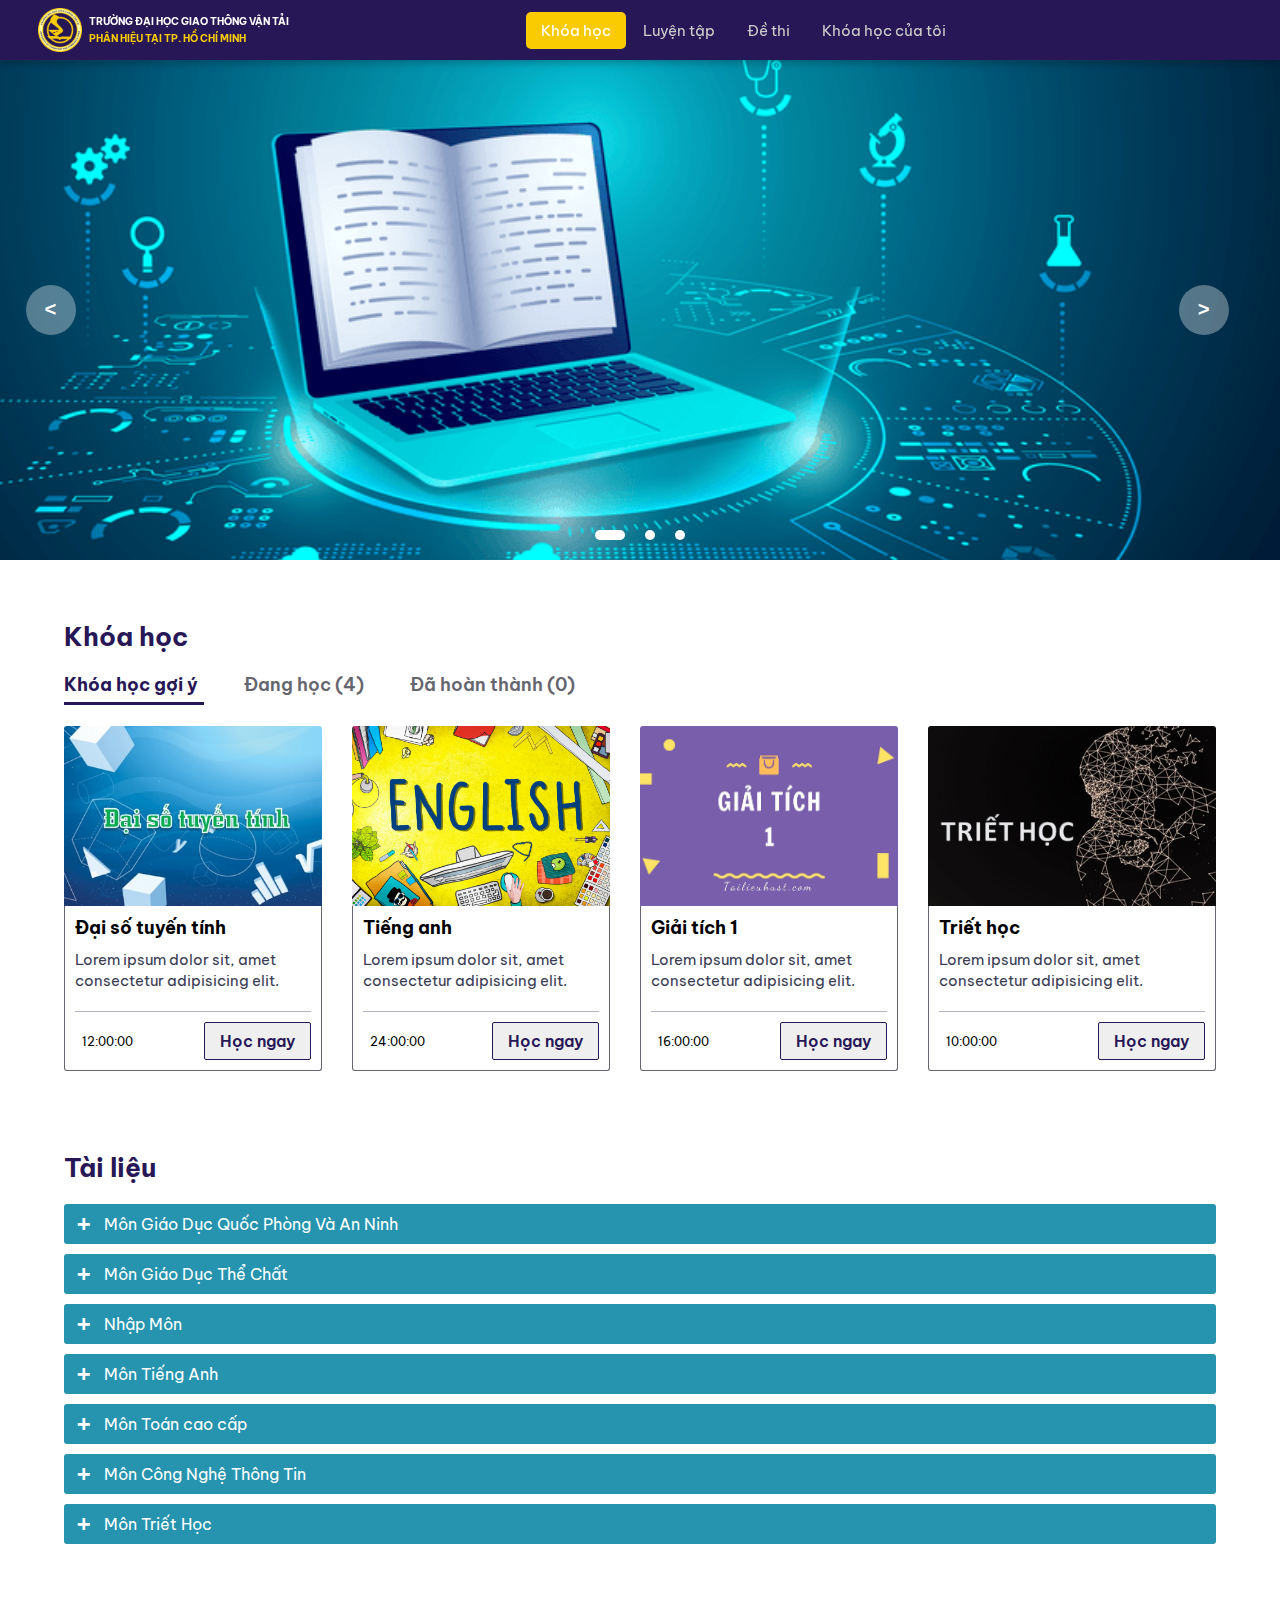
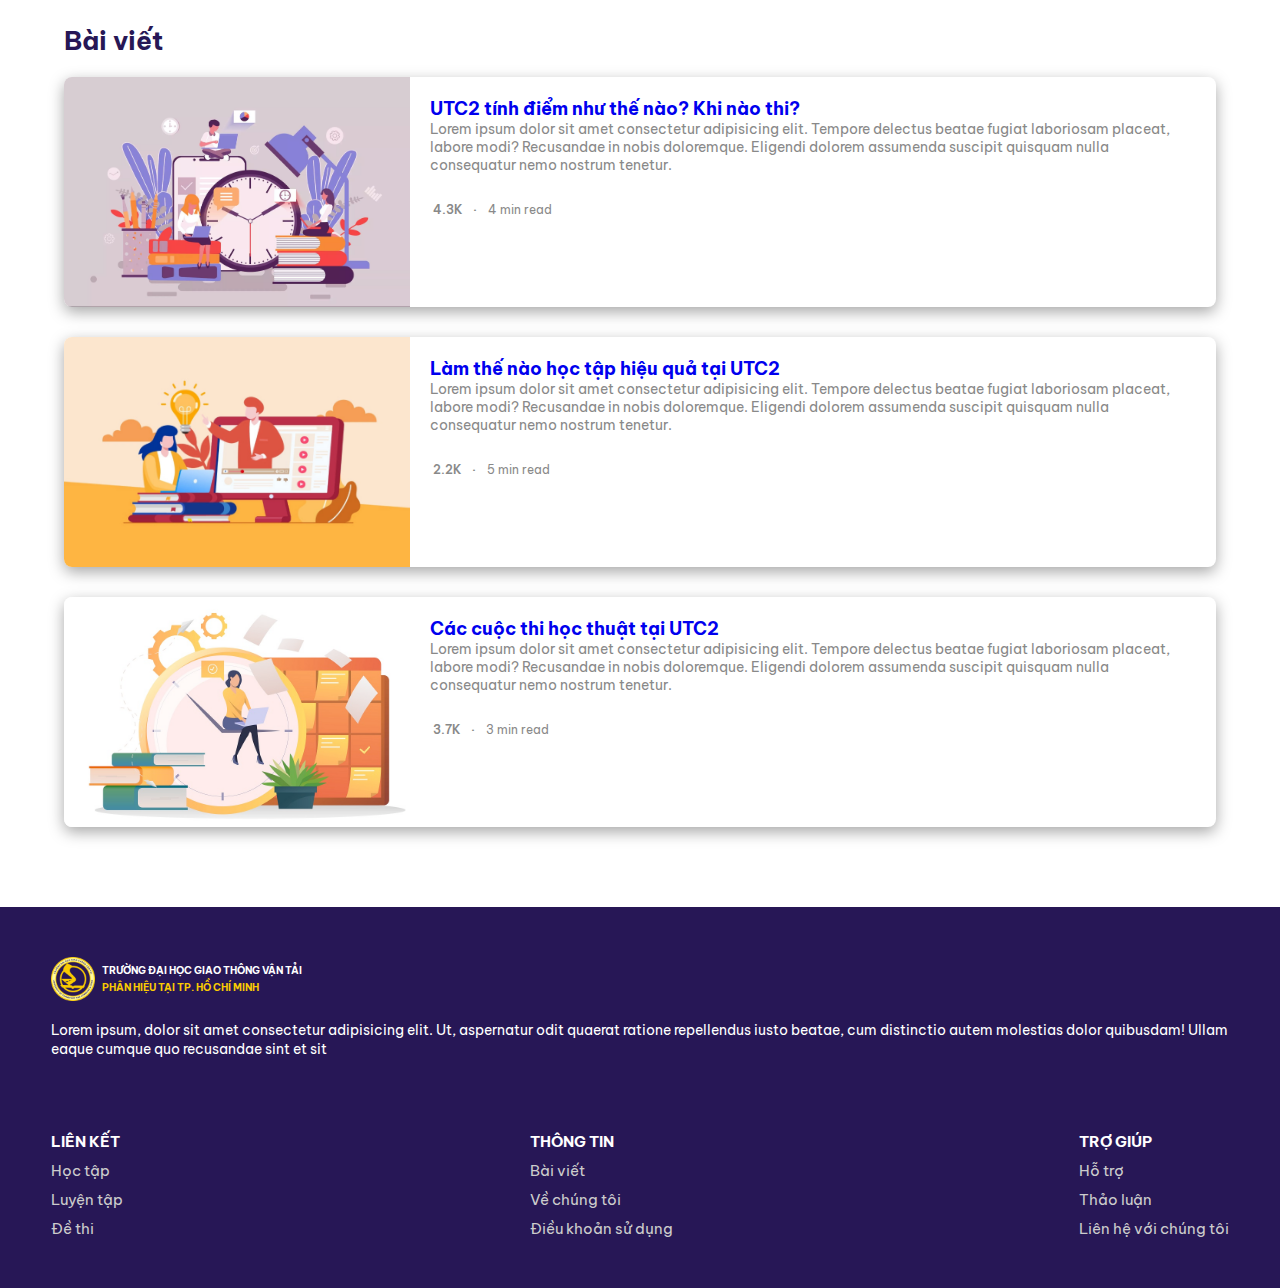
<file: index.html>
<!DOCTYPE html>
<html lang="en">

<head>
    <meta charset="UTF-8" />
    <meta name="viewport" content="width=device-width, initial-scale=1.0" />
    <title>E-Learning UTC2</title>
    <link rel="icon" type="image/x-icon" href="./public/image/logo.png" />
    <link rel="stylesheet" href="./public/css/style.css" />

    <!-- Link fontawesome -->
    <link rel="stylesheet" href="https://cdnjs.cloudflare.com/ajax/libs/font-awesome/6.4.2/css/all.min.css"
        integrity="sha512-z3gLpd7yknf1YoNbCzqRKc4qyor8gaKU1qmn+CShxbuBusANI9QpRohGBreCFkKxLhei6S9CQXFEbbKuqLg0DA=="
        crossorigin="anonymous" referrerpolicy="no-referrer" />
</head>

<body>
    <!-- header section start -->
    <header>
        <a href="/" class="logo">
            <img width="44" height="44" src="./public/image/logo.png" alt="logo" />
            <div class="logo-text">
                <p>Trường đại học giao thông vận tải</p>
                <p>Phân hiệu tại tp. hồ chí minh</p>
            </div>
        </a>

        <nav class="navbar">
            <a href="./" class="active">Khóa học</a>
            <a href="./public/html/practice.html">Luyện tập</a>
            <a href="./public/html/exam.html">Đề thi</a>
            <a href="./public/html/my_course.html">Khóa học của tôi</a>

            <a href="./public/html/signup.html" class="text-icon">Tài khoản</a>
            <a href="/" class="text-icon">Thông báo</a>
            <a href="./public/html/q-a.html" class="text-icon">Câu hỏi thường gặp</a>
        </nav>

        <div class="icons">
            <a href="./public/html/q-a.html"><i class="fa-regular fa-circle-question" id="help-icon"></i></a>
            <a class="notify-wrapper" style="position: relative;" href="/">
                <i class="fa-solid fa-bell" id="notify-icon"></i>
                <div class="notify">
                    <p>Hiện tại bạn chưa có thông báo</p>
                </div>
            </a>

            <a href="./public/html/signup.html"><i class="fa-solid fa-circle-user" id="user-icon"></i></a>
            <a href="#"><i class="fa-solid fa-magnifying-glass" id="search-icon"></i></a>
            <a href="#"><i class="fa-solid fa-bars" id="menu-bars"></i></a>
        </div>
    </header>

    <!-- header section end -->

    <!-- search form -->
    <form action="post" id="search-form">
        <input type="search" name="search-box" id="search-box" autofocus required />
        <label for="search-box" class="fa-solid fa-magnifying-glass"></label>
        <i class="fa-solid fa-times" id="close-search"></i>
    </form>

    <main>
        <!-- slider section -->
        <div class="slider-container">
            <div class="slider">
                <div class="slide">
                    <img src="./public/image/slide-4.webp" alt="" />
                </div>

                <div class="slide">
                    <img src="./public/image/slide-2.png" alt="" />
                </div>

                <div class="slide">
                    <img src="./public/image/slider-3.jpg" alt="" />
                </div>
            </div>

            <div class="slider-btn">
                <button id="slider-prev-btn">
                    < </button>
                        <button id="slider-next-btn">></button>
            </div>

            <ul class="slider-dots">
                <li class="active"></li>
                <li></li>
                <li></li>
            </ul>
        </div>
        <!-- end slider section -->

        <!-- courses section -->
        <div class="courses-container">
            <h1>Khóa học</h1>

            <ul class="nav-courses">
                <li><a class="active" href="">Khóa học gợi ý</a></li>
                <li><a href="">Đang học (4)</a></li>
                <li><a href="">Đã hoàn thành (0)</a></li>
            </ul>
            <div class="courses-wrapper">
                <a href="https://www.youtube.com/watch?v=robG5KNBw78&list=PL5g_dfwUnO84IehDgeDlXbwd0pLzhTWSZ&ab_channel=GiangLe"
                    class="course">
                    <img src="./public/image/dstt.jpg" alt="">

                    <div class="course-content">
                        <h3 class="course-title">Đại số tuyến tính</h3>
                        <p class="course-decs">Lorem ipsum dolor sit, amet consectetur adipisicing elit. Cumque quam
                            excepturi modi voluptatibus earum quos ex, quo numquam, distinctio tempore optio repellat
                            asperiores assumenda soluta deserunt iure! Expedita, perspiciatis sequi?</p>

                        <div class="course-footer">
                            <div class="course-length">
                                <i class="fa-regular fa-clock"></i>
                                12:00:00
                            </div>

                            <button class="eroll-btn">
                                Học ngay
                            </button>
                        </div>
                    </div>

                </a>


                <a href="https://www.youtube.com/watch?v=PPC5083Tbqw&list=RDPPC5083Tbqw&start_radio=1" class="course">
                    <img src="./public/image/tienganh.jpg" alt="">

                    <div class="course-content">
                        <h3 class="course-title">Tiếng anh</h3>
                        <p class="course-decs">Lorem ipsum dolor sit, amet consectetur adipisicing elit. Cumque quam
                            excepturi modi voluptatibus earum quos ex, quo numquam, distinctio tempore optio repellat
                            asperiores assumenda soluta deserunt iure! Expedita, perspiciatis sequi?</p>

                        <div class="course-footer">
                            <div class="course-length">
                                <i class="fa-regular fa-clock"></i>
                                24:00:00
                            </div>

                            <button class="eroll-btn">
                                Học ngay
                            </button>
                        </div>
                    </div>
                </a>

                <a href="https://www.youtube.com/watch?v=GcK5soeRI9c&list=PLsEmKKF4H46kVLGpHtSYjWbzxiBKSVcpY"
                    class="course">
                    <img src="./public/image/giaitich.jpg" alt="">

                    <div class="course-content">
                        <h3 class="course-title">Giải tích 1</h3>
                        <p class="course-decs">Lorem ipsum dolor sit, amet consectetur adipisicing elit. Cumque quam
                            excepturi modi voluptatibus earum quos ex, quo numquam, distinctio tempore optio repellat
                            asperiores assumenda soluta deserunt iure! Expedita, perspiciatis sequi?</p>

                        <div class="course-footer">
                            <div class="course-length">
                                <i class="fa-regular fa-clock"></i>
                                16:00:00
                            </div>

                            <button class="eroll-btn">
                                Học ngay
                            </button>
                        </div>
                    </div>
                </a>

                <a href="https://www.youtube.com/watch?v=qw_U8Hb_aK4&list=PLPNAu0pGRwlLwLk3GSMsX8lYdnGN2pqLe"
                    class="course">
                    <img src="./public/image/th.jpg" alt="">

                    <div class="course-content">
                        <h3 class="course-title">Triết học</h3>
                        <p class="course-decs">Lorem ipsum dolor sit, amet consectetur adipisicing elit. Cumque quam
                            excepturi modi voluptatibus earum quos ex, quo numquam, distinctio tempore optio repellat
                            asperiores assumenda soluta deserunt iure! Expedita, perspiciatis sequi?fdd des</p>

                        <div class="course-footer">
                            <div class="course-length">
                                <i class="fa-regular fa-clock"></i>
                                10:00:00
                            </div>

                            <button class="eroll-btn">
                                Học ngay
                            </button>
                        </div>
                    </div>
                </a>
            </div>
        </div>
        <!-- end courses section -->

        <!-- Document section -->
        <div class="document-container">
            <h1>Tài liệu</h1>

            <div class="document">
                <div class="document-title">Môn Giáo Dục Quốc Phòng Và An Ninh</div>
                <div class="document-content">
                    <div class="document">
                        <div class="document-title">Giáo Dục Quốc Phòng Và An Ninh 1</div>
                        <div class="document-sub-content">
                            Lorem ipsum dolor sit amet consectetur, adipisicing elit. Ipsam quidem eveniet quod non
                            sequi sit aspernatur asperiores nisi corporis deserunt iste libero veniam harum, obcaecati
                            suscipit. Animi nam consectetur dolorem?
                        </div>
                    </div>
                    <div class="document">
                        <div class="document-title">Giáo Dục Quốc Phòng Và An Ninh 2</div>
                        <div class="document-sub-content">Lorem ipsum dolor sit amet consectetur, adipisicing elit.
                            Ipsam quidem eveniet quod non sequi sit aspernatur asperiores nisi corporis deserunt iste
                            libero veniam harum, obcaecati suscipit. Animi nam consectetur dolorem?</div>
                    </div>
                    <div class="document">
                        <div class="document-title">Giáo Dục Quốc Phòng Và An Ninh 3</div>
                        <div class="document-sub-content">Lorem ipsum dolor sit amet consectetur, adipisicing elit.
                            Ipsam quidem eveniet quod non sequi sit aspernatur asperiores nisi corporis deserunt iste
                            libero veniam harum, obcaecati suscipit. Animi nam consectetur dolorem?</div>
                    </div>
                    <div class="document">
                        <div class="document-title">Giáo Dục Quốc Phòng Và An Ninh 4</div>
                        <div class="document-sub-content">Lorem ipsum dolor sit amet consectetur, adipisicing elit.
                            Ipsam quidem eveniet quod non sequi sit aspernatur asperiores nisi corporis deserunt iste
                            libero veniam harum, obcaecati suscipit. Animi nam consectetur dolorem?</div>
                    </div>
                </div>
            </div>

            <div class="document">
                <div class="document-title">Môn Giáo Dục Thể Chất</div>
                <div class="document-content">
                    <div class="document">
                        <div class="document-title">Giáo Dục Thể Chất 1</div>
                        <div class="document-sub-content">
                            Lorem ipsum dolor sit amet consectetur, adipisicing elit. Ipsam quidem eveniet quod non
                            sequi sit aspernatur asperiores nisi corporis deserunt iste libero veniam harum, obcaecati
                            suscipit. Animi nam consectetur dolorem?
                        </div>
                    </div>
                    <div class="document">
                        <div class="document-title">Giáo Dục Thể Chất 2</div>
                        <div class="document-sub-content">
                            Lorem ipsum dolor sit amet consectetur, adipisicing elit. Ipsam quidem eveniet quod non
                            sequi sit aspernatur asperiores nisi corporis deserunt iste libero veniam harum, obcaecati
                            suscipit. Animi nam consectetur dolorem?
                        </div>
                    </div>
                    <div class="document">
                        <div class="document-title">Giáo Dục Thể Chất 3</div>
                        <div class="document-sub-content">
                            Lorem ipsum dolor sit amet consectetur, adipisicing elit. Ipsam quidem eveniet quod non
                            sequi sit aspernatur asperiores nisi corporis deserunt iste libero veniam harum, obcaecati
                            suscipit. Animi nam consectetur dolorem?
                        </div>
                    </div>
                    <div class="document">
                        <div class="document-title">Giáo Dục Thể Chất 4</div>
                        <div class="document-sub-content">
                            Lorem ipsum dolor sit amet consectetur, adipisicing elit. Ipsam quidem eveniet quod non
                            sequi sit aspernatur asperiores nisi corporis deserunt iste libero veniam harum, obcaecati
                            suscipit. Animi nam consectetur dolorem?
                        </div>
                    </div>
                </div>
            </div>

            <div class="document">
                <div class="document-title">Nhập Môn</div>
                <div class="document-content">
                    <div class="document">
                        <div class="document-title">Nhập môn Ngành Khai Thác Vận Tải</div>
                        <div class="document-sub-content">
                            Lorem ipsum dolor sit amet consectetur, adipisicing elit. Ipsam quidem eveniet quod non
                            sequi sit aspernatur asperiores nisi corporis deserunt iste libero veniam harum, obcaecati
                            suscipit. Animi nam consectetur dolorem?
                        </div>
                    </div>
                    <div class="document">
                        <div class="document-title">Nhập Môn Ngành Công Nghệ Thông Tin</div>
                        <div class="document-sub-content">
                            Lorem ipsum dolor sit amet consectetur, adipisicing elit. Ipsam quidem eveniet quod non
                            sequi sit aspernatur asperiores nisi corporis deserunt iste libero veniam harum, obcaecati
                            suscipit. Animi nam consectetur dolorem?
                        </div>
                    </div>
                    <div class="document">
                        <div class="document-title">Nhập Môn Ngành Tài Chính - Ngân Hàng</div>
                        <div class="document-sub-content">
                            Lorem ipsum dolor sit amet consectetur, adipisicing elit. Ipsam quidem eveniet quod non
                            sequi sit aspernatur asperiores nisi corporis deserunt iste libero veniam harum, obcaecati
                            suscipit. Animi nam consectetur dolorem?
                        </div>
                    </div>
                    <div class="document">
                        <div class="document-title">Nhập Môn Ngành Điện - Điện Tử</div>
                        <div class="document-sub-content">
                            Lorem ipsum dolor sit amet consectetur, adipisicing elit. Ipsam quidem eveniet quod non
                            sequi sit aspernatur asperiores nisi corporis deserunt iste libero veniam harum, obcaecati
                            suscipit. Animi nam consectetur dolorem?
                        </div>
                    </div>
                </div>
            </div>

            <div class="document">
                <div class="document-title">Môn Tiếng Anh</div>
                <div class="document-content">
                    <div class="document">
                        <div class="document-title">Tiếng Anh A1</div>
                        <div class="document-sub-content">
                            Lorem ipsum dolor sit amet consectetur, adipisicing elit. Ipsam quidem eveniet quod non
                            sequi sit aspernatur asperiores nisi corporis deserunt iste libero veniam harum, obcaecati
                            suscipit. Animi nam consectetur dolorem?
                        </div>
                    </div>
                    <div class="document">
                        <div class="document-title">Tiếng Anh A2</div>
                        <div class="document-sub-content">
                            Lorem ipsum dolor sit amet consectetur, adipisicing elit. Ipsam quidem eveniet quod non
                            sequi sit aspernatur asperiores nisi corporis deserunt iste libero veniam harum, obcaecati
                            suscipit. Animi nam consectetur dolorem?
                        </div>
                    </div>
                    <div class="document">
                        <div class="document-title">Tiếng Anh B1</div>
                        <div class="document-sub-content">
                            Lorem ipsum dolor sit amet consectetur, adipisicing elit. Ipsam quidem eveniet quod non
                            sequi sit aspernatur asperiores nisi corporis deserunt iste libero veniam harum, obcaecati
                            suscipit. Animi nam consectetur dolorem?
                        </div>
                    </div>
                    <div class="document">
                        <div class="document-title">Tiếng Anh Chuyên Ngành</div>
                        <div class="document-sub-content">
                            Lorem ipsum dolor sit amet consectetur, adipisicing elit. Ipsam quidem eveniet quod non
                            sequi sit aspernatur asperiores nisi corporis deserunt iste libero veniam harum, obcaecati
                            suscipit. Animi nam consectetur dolorem?
                        </div>
                    </div>
                </div>
            </div>

            <div class="document">
                <div class="document-title">Môn Toán cao cấp</div>
                <div class="document-content">
                    <div class="document">
                        <div class="document-title">Giải tích 1</div>
                        <div class="document-sub-content">
                            Lorem ipsum dolor sit amet consectetur, adipisicing elit. Ipsam quidem eveniet quod non
                            sequi sit aspernatur asperiores nisi corporis deserunt iste libero veniam harum, obcaecati
                            suscipit. Animi nam consectetur dolorem?
                        </div>
                    </div>
                    <div class="document">
                        <div class="document-title">Giải tích 2</div>
                        <div class="document-sub-content">
                            Lorem ipsum dolor sit amet consectetur, adipisicing elit. Ipsam quidem eveniet quod non
                            sequi sit aspernatur asperiores nisi corporis deserunt iste libero veniam harum, obcaecati
                            suscipit. Animi nam consectetur dolorem?
                        </div>
                    </div>
                    <div class="document">
                        <div class="document-title">Đại số tuyến tính</div>
                        <div class="document-sub-content">
                            Lorem ipsum dolor sit amet consectetur, adipisicing elit. Ipsam quidem eveniet quod non
                            sequi sit aspernatur asperiores nisi corporis deserunt iste libero veniam harum, obcaecati
                            suscipit. Animi nam consectetur dolorem?
                        </div>
                    </div>
                    <div class="document">
                        <div class="document-title">Xác xuất thống kê</div>
                        <div class="document-sub-content">
                            Lorem ipsum dolor sit amet consectetur, adipisicing elit. Ipsam quidem eveniet quod non
                            sequi sit aspernatur asperiores nisi corporis deserunt iste libero veniam harum, obcaecati
                            suscipit. Animi nam consectetur dolorem?
                        </div>
                    </div>
                </div>
            </div>

            <div class="document">
                <div class="document-title">Môn Công Nghệ Thông Tin</div>
                <div class="document-content">
                    <div class="document">
                        <div class="document-title">Tin học đại cương</div>
                        <div class="document-sub-content">
                            Lorem ipsum dolor sit amet consectetur, adipisicing elit. Ipsam quidem eveniet quod non
                            sequi sit aspernatur asperiores nisi corporis deserunt iste libero veniam harum, obcaecati
                            suscipit. Animi nam consectetur dolorem?
                        </div>
                    </div>
                    <div class="document">
                        <div class="document-title">Tin học ứng dụng</div>
                        <div class="document-sub-content">
                            Lorem ipsum dolor sit amet consectetur, adipisicing elit. Ipsam quidem eveniet quod non
                            sequi sit aspernatur asperiores nisi corporis deserunt iste libero veniam harum, obcaecati
                            suscipit. Animi nam consectetur dolorem?
                        </div>
                    </div>
                    <div class="document">
                        <div class="document-title">Tin học văn phòng</div>
                        <div class="document-sub-content">
                            Lorem ipsum dolor sit amet consectetur, adipisicing elit. Ipsam quidem eveniet quod non
                            sequi sit aspernatur asperiores nisi corporis deserunt iste libero veniam harum, obcaecati
                            suscipit. Animi nam consectetur dolorem?
                        </div>
                    </div>
                    <div class="document">
                        <div class="document-title">Toán - Tin</div>
                        <div class="document-sub-content">
                            Lorem ipsum dolor sit amet consectetur, adipisicing elit. Ipsam quidem eveniet quod non
                            sequi sit aspernatur asperiores nisi corporis deserunt iste libero veniam harum, obcaecati
                            suscipit. Animi nam consectetur dolorem?
                        </div>
                    </div>
                </div>
            </div>

            <div class="document">
                <div class="document-title">Môn Triết Học</div>
                <div class="document-content">
                    <div class="document">
                        <div class="document-title">Triết học Mác - Lênin</div>
                        <div class="document-sub-content">
                            Lorem ipsum dolor sit amet consectetur, adipisicing elit. Ipsam quidem eveniet quod non
                            sequi sit aspernatur asperiores nisi corporis deserunt iste libero veniam harum, obcaecati
                            suscipit. Animi nam consectetur dolorem?
                        </div>
                    </div>
                    <div class="document">
                        <div class="document-title">Chủ nghĩa xã hội</div>
                        <div class="document-sub-content">
                            Lorem ipsum dolor sit amet consectetur, adipisicing elit. Ipsam quidem eveniet quod non
                            sequi sit aspernatur asperiores nisi corporis deserunt iste libero veniam harum, obcaecati
                            suscipit. Animi nam consectetur dolorem?
                        </div>
                    </div>
                    <div class="document">
                        <div class="document-title">Kinh tế chính trị</div>
                        <div class="document-sub-content">
                            Lorem ipsum dolor sit amet consectetur, adipisicing elit. Ipsam quidem eveniet quod non
                            sequi sit aspernatur asperiores nisi corporis deserunt iste libero veniam harum, obcaecati
                            suscipit. Animi nam consectetur dolorem?
                        </div>
                    </div>
                    <div class="document">
                        <div class="document-title">Lịch sử Đảng</div>
                        <div class="document-sub-content">
                            Lorem ipsum dolor sit amet consectetur, adipisicing elit. Ipsam quidem eveniet quod non
                            sequi sit aspernatur asperiores nisi corporis deserunt iste libero veniam harum, obcaecati
                            suscipit. Animi nam consectetur dolorem?
                        </div>
                    </div>
                    <div class="document">
                        <div class="document-title">Tư tưởng Hồ Chí Minh</div>
                        <div class="document-sub-content">
                            Lorem ipsum dolor sit amet consectetur, adipisicing elit. Ipsam quidem eveniet quod non
                            sequi sit aspernatur asperiores nisi corporis deserunt iste libero veniam harum, obcaecati
                            suscipit. Animi nam consectetur dolorem?
                        </div>
                    </div>
                </div>
            </div>
        </div>
        <!-- End document section -->

        <!-- Post section -->
        <div class="post-container">
            <h1>Bài viết</h1>

            <a href="https://seoulacademy.edu.vn/bat-mi-7-phuong-phap-hoc-hieu-qua-cho-sinh-vien" class="post">
                <img width="200" height="200" src="./public/image/post-1.webp" alt="">

                <div class="post-wrapper">
                    <h2>UTC2 tính điểm như thế nào? Khi nào thi?</h2>

                    <div class="post-star">
                        <i class="fa-solid fa-star"></i>
                        <i class="fa-solid fa-star"></i>
                        <i class="fa-solid fa-star"></i>
                        <i class="fa-solid fa-star"></i>
                        <i class="fa-solid fa-star"></i>
                    </div>

                    <p class="post-desc">
                        Lorem ipsum dolor sit amet consectetur adipisicing elit. Tempore delectus beatae fugiat
                        laboriosam placeat, labore modi? Recusandae in nobis doloremque. Eligendi dolorem assumenda
                        suscipit quisquam nulla consequatur nemo nostrum tenetur.
                    </p>

                    <div class="post-footer">
                        <span class="post-view">
                            <i class="fa-regular fa-eye"></i>
                            4.3K
                        </span>
                        <span class="post-dot">.</span>
                        <span>4 min read</span>
                    </div>
                </div>
            </a>

            <a href="https://seoulacademy.edu.vn/bat-mi-7-phuong-phap-hoc-hieu-qua-cho-sinh-vien" class="post">
                <img width="200" height="200" src="./public/image/post-3.jpg" alt="">

                <div class="post-wrapper">
                    <h2>Làm thế nào học tập hiệu quả tại UTC2</h2>

                    <div class="post-star">
                        <i class="fa-solid fa-star"></i>
                        <i class="fa-solid fa-star"></i>
                        <i class="fa-solid fa-star"></i>
                        <i class="fa-solid fa-star"></i>
                        <i class="fa-regular fa-star"></i>
                    </div>

                    <p class="post-desc">
                        Lorem ipsum dolor sit amet consectetur adipisicing elit. Tempore delectus beatae fugiat
                        laboriosam placeat, labore modi? Recusandae in nobis doloremque. Eligendi dolorem assumenda
                        suscipit quisquam nulla consequatur nemo nostrum tenetur.
                    </p>

                    <div class="post-footer">
                        <span class="post-view">
                            <i class="fa-regular fa-eye"></i>
                            2.2K
                        </span>
                        <span class="post-dot">.</span>
                        <span>5 min read</span>
                    </div>
                </div>
            </a>

            <a href="https://knowledge.sapp.edu.vn/knowledge/top-5-cu%E1%BB%99c-thi-h%E1%BB%8Dc-thu%E1%BA%ADt-khu-v%E1%BB%B1c-mi%E1%BB%81n-nam-d%C3%A0nh-cho-sinh-vi%C3%AAn-k%E1%BA%BF-ki%E1%BB%83m"
                class="post">
                <img width="200" height="200" src="./public/image/post-1.jpg" alt="">

                <div class="post-wrapper">
                    <h2>Các cuộc thi học thuật tại UTC2</h2>

                    <div class="post-star">
                        <i class="fa-solid fa-star"></i>
                        <i class="fa-solid fa-star"></i>
                        <i class="fa-solid fa-star"></i>
                        <i class="fa-solid fa-star"></i>
                        <i class="fa-solid fa-star"></i>
                    </div>

                    <p class="post-desc">
                        Lorem ipsum dolor sit amet consectetur adipisicing elit. Tempore delectus beatae fugiat
                        laboriosam placeat, labore modi? Recusandae in nobis doloremque. Eligendi dolorem assumenda
                        suscipit quisquam nulla consequatur nemo nostrum tenetur.
                    </p>

                    <div class="post-footer">
                        <span class="post-view">
                            <i class="fa-regular fa-eye"></i>
                            3.7K
                        </span>
                        <span class="post-dot">.</span>
                        <span>3 min read</span>
                    </div>
                </div>
            </a>
        </div>
        <!-- End Post section -->
    </main>

    <footer>
        <a href="/" class="logo">
            <img width="44" height="44" src="./public/image/logo.png" alt="logo" />
            <div class="logo-text">
                <p>Trường đại học giao thông vận tải</p>
                <p>Phân hiệu tại tp. hồ chí minh</p>
            </div>
        </a>

        <p class="footer-ad">
            Lorem ipsum, dolor sit amet consectetur adipisicing elit. Ut, aspernatur odit quaerat ratione repellendus
            iusto beatae, cum distinctio autem molestias dolor quibusdam! Ullam eaque cumque quo recusandae sint et sit
        </p>

        <div class="footer-social">
            <a href=""><i style="color: #37599e;" class="fa-brands fa-square-facebook"></i></a>
            <a href=""><i style="color: #b21010;" class="fa-brands fa-square-youtube"></i></a>
            <a href=""><i style="color: #00a2f9;" class="fa-brands fa-square-twitter"></i></a>
            <a href=""><i style="color: #bf1b8f;" class="fa-brands fa-square-instagram"></i></a>
        </div>

        <div class="footer-column">
            <div class="footer-column-link">
                <h2>LIÊN KẾT</h2>
                <a href="">Học tập</a>
                <a href="">Luyện tập</a>
                <a href="">Đề thi</a>
            </div>

            <div class="footer-column-infor">
                <h2>THÔNG TIN</h2>
                <a href="">Bài viết</a>
                <a href="">Về chúng tôi</a>
                <a href="">Điều khoản sử dụng</a>
            </div>

            <div class="footer-column-infor">
                <h2>TRỢ GIÚP</h2>
                <a href="">Hỗ trợ</a>
                <a href="">Thảo luận</a>
                <a href="">Liên hệ với chúng tôi</a>
            </div>
        </div>
    </footer>

    <script src="./public/js/main.js"></script>
</body>

</html>
</file>
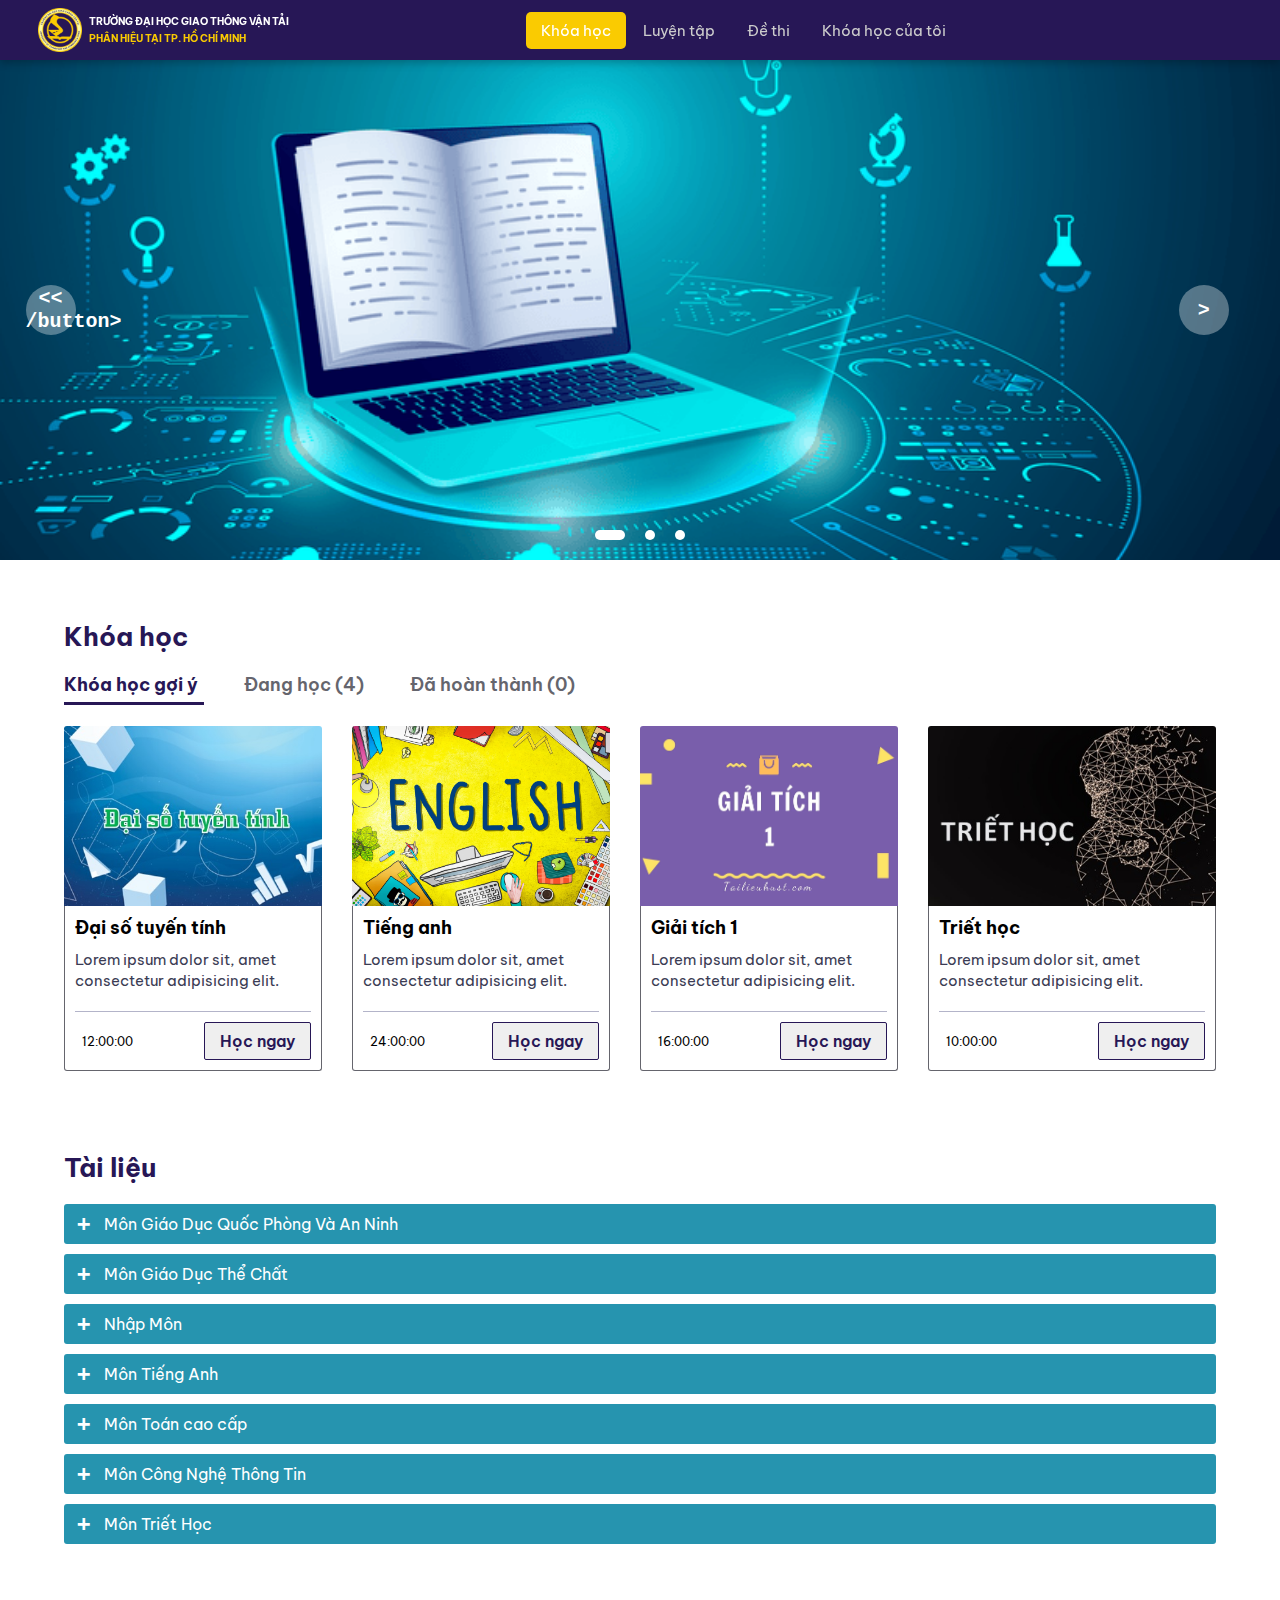
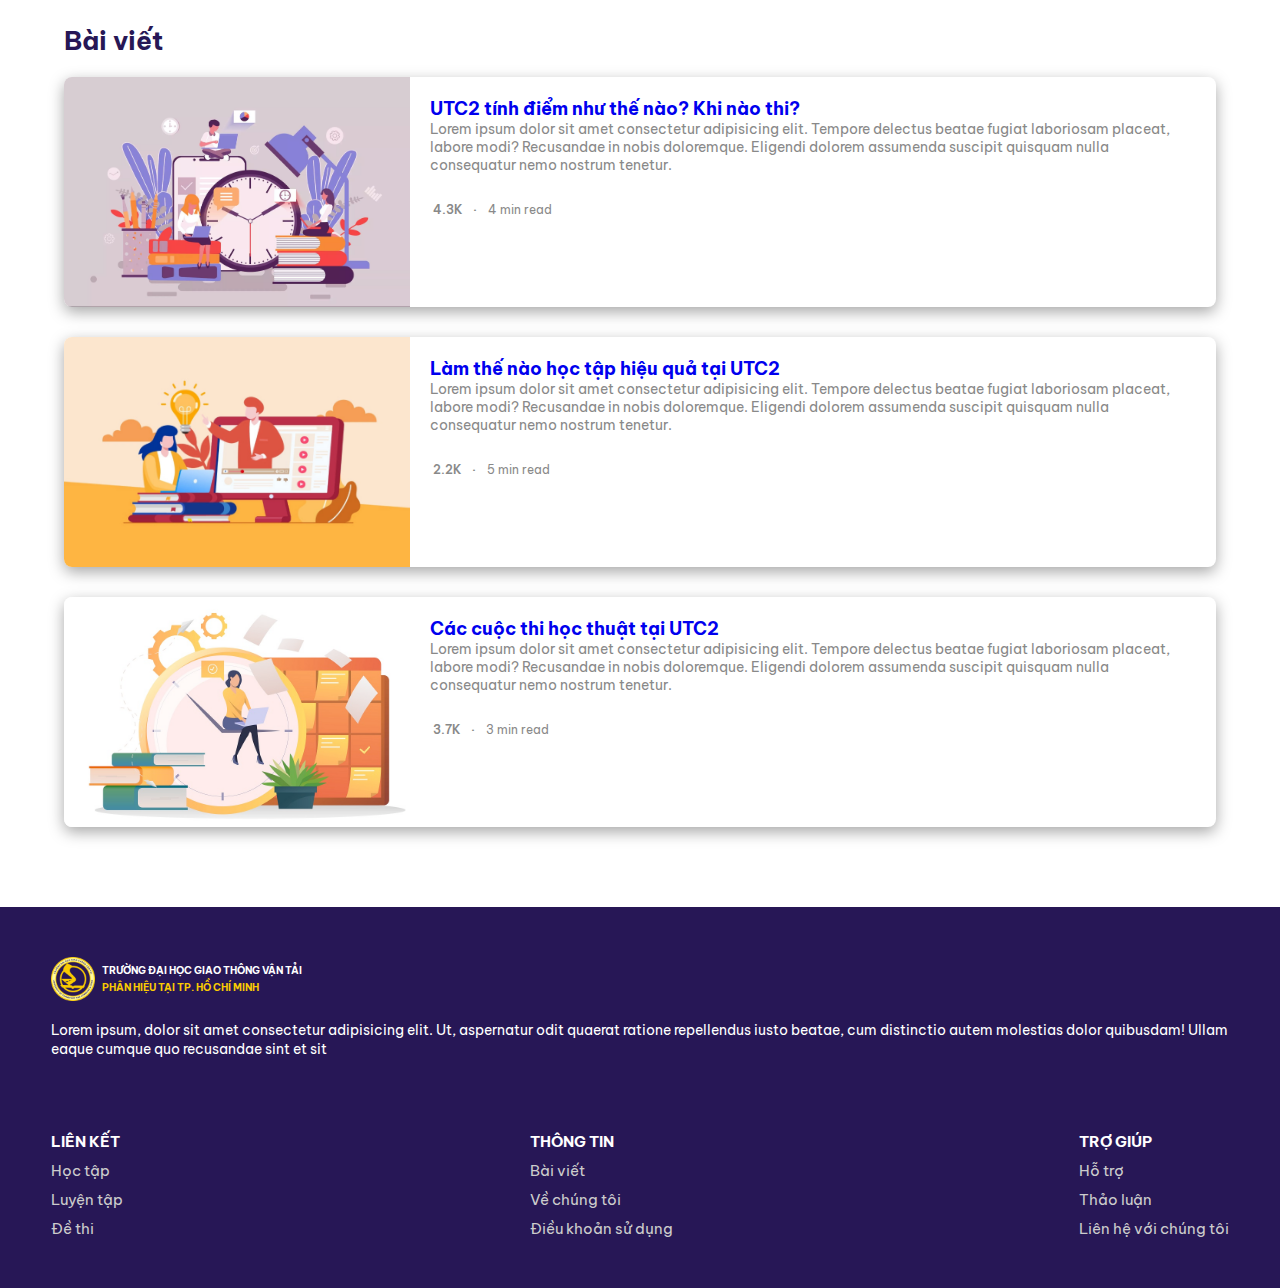
<file: public/html/index.html>
<!DOCTYPE html>
<html lang="en">

<head>
    <meta charset="UTF-8" />
    <meta name="viewport" content="width=device-width, initial-scale=1.0" />
    <title>E-Learning UTC2</title>
    <link rel="icon" type="image/x-icon" href="../image/logo.png" />
    <link rel="stylesheet" href="../css/style.css" />

    <!-- Link fontawesome -->
    <link rel="stylesheet" href="https://cdnjs.cloudflare.com/ajax/libs/font-awesome/6.4.2/css/all.min.css"
        integrity="sha512-z3gLpd7yknf1YoNbCzqRKc4qyor8gaKU1qmn+CShxbuBusANI9QpRohGBreCFkKxLhei6S9CQXFEbbKuqLg0DA=="
        crossorigin="anonymous" referrerpolicy="no-referrer" />
</head>

<body>
    <!-- header section start -->
    <header>
        <a href="../html/index.html" class="logo">
            <img width="44" height="44" src="../image/logo.png" alt="logo" />
            <div class="logo-text">
                <p>Trường đại học giao thông vận tải</p>
                <p>Phân hiệu tại tp. hồ chí minh</p>
            </div>
        </a>

        <nav class="navbar">
            <a href="./index.html" class="active">Khóa học</a>
            <a href="./practice.html">Luyện tập</a>
            <a href="./exam.html">Đề thi</a>
            <a href="./my_course.html">Khóa học của tôi</a>

            <a href="./signup.html" class="text-icon">Tài khoản</a>
            <a href="#notify" class="text-icon">Thông báo</a>
            <a href="./q-a.html" class="text-icon">Câu hỏi thường gặp</a>
        </nav>



        <div class="icons">
            <a href="./q-a.html"><i class="fa-regular fa-circle-question" id="help-icon"></i></a>
            <a class="notify-wrapper" style="position: relative;" href="#">
                <i class="fa-solid fa-bell" id="notify-icon"></i>
                <div class="notify">
                    <p>Hiện tại bạn chưa có thông báo</p>
                </div>
            </a>

            <a href="./signup.html"><i class="fa-solid fa-circle-user" id="user-icon"></i></a>
            <a href="#"><i class="fa-solid fa-magnifying-glass" id="search-icon"></i></a>
            <a href="#"><i class="fa-solid fa-bars" id="menu-bars"></i></a>
        </div>
    </header>

    <!-- header section end -->

    <!-- search form -->
    <form action="post" id="search-form">
        <input type="search" name="search-box" id="search-box" autofocus required />
        <label for="search-box" class="fa-solid fa-magnifying-glass"></label>
        <i class="fa-solid fa-times" id="close-search"></i>
    </form>

    <main>
        <!-- slider section -->
        <div class="slider-container">
            <div class="slider">
                <div class="slide">
                    <img src="../image/slide-4.webp" alt="" />
                </div>

                <div class="slide">
                    <img src="../image/slide-2.png" alt="" />
                </div>

                <div class="slide">
                    <img src="../image/slider-3.jpg" alt="" />
                </div>
            </div>

            <div class="slider-btn">
                <button id="slider-prev-btn">
                    << /button>
                        <button id="slider-next-btn">></button>
            </div>

            <ul class="slider-dots">
                <li class="active"></li>
                <li></li>
                <li></li>
            </ul>
        </div>
        <!-- end slider section -->

        <!-- courses section -->
        <div class="courses-container">
            <h1>Khóa học</h1>

            <ul class="nav-courses">
                <li><a class="active" href="">Khóa học gợi ý</a></li>
                <li><a href="">Đang học (4)</a></li>
                <li><a href="">Đã hoàn thành (0)</a></li>
            </ul>
            <div class="courses-wrapper">
                <a href="https://www.youtube.com/watch?v=robG5KNBw78&list=PL5g_dfwUnO84IehDgeDlXbwd0pLzhTWSZ&ab_channel=GiangLe"
                    class="course">
                    <img src="../image/dstt.jpg" alt="">

                    <div class="course-content">
                        <h3 class="course-title">Đại số tuyến tính</h3>
                        <p class="course-decs">Lorem ipsum dolor sit, amet consectetur adipisicing elit. Cumque quam
                            excepturi modi voluptatibus earum quos ex, quo numquam, distinctio tempore optio repellat
                            asperiores assumenda soluta deserunt iure! Expedita, perspiciatis sequi?</p>

                        <div class="course-footer">
                            <div class="course-length">
                                <i class="fa-regular fa-clock"></i>
                                12:00:00
                            </div>

                            <button class="eroll-btn">
                                Học ngay
                            </button>
                        </div>
                    </div>

                </a>


                <a href="https://www.youtube.com/watch?v=PPC5083Tbqw&list=RDPPC5083Tbqw&start_radio=1" class="course">
                    <img src="../image/tienganh.jpg" alt="">

                    <div class="course-content">
                        <h3 class="course-title">Tiếng anh</h3>
                        <p class="course-decs">Lorem ipsum dolor sit, amet consectetur adipisicing elit. Cumque quam
                            excepturi modi voluptatibus earum quos ex, quo numquam, distinctio tempore optio repellat
                            asperiores assumenda soluta deserunt iure! Expedita, perspiciatis sequi?</p>

                        <div class="course-footer">
                            <div class="course-length">
                                <i class="fa-regular fa-clock"></i>
                                24:00:00
                            </div>

                            <button class="eroll-btn">
                                Học ngay
                            </button>
                        </div>
                    </div>
                </a>

                <a href="https://www.youtube.com/watch?v=GcK5soeRI9c&list=PLsEmKKF4H46kVLGpHtSYjWbzxiBKSVcpY"
                    class="course">
                    <img src="../image/giaitich.jpg" alt="">

                    <div class="course-content">
                        <h3 class="course-title">Giải tích 1</h3>
                        <p class="course-decs">Lorem ipsum dolor sit, amet consectetur adipisicing elit. Cumque quam
                            excepturi modi voluptatibus earum quos ex, quo numquam, distinctio tempore optio repellat
                            asperiores assumenda soluta deserunt iure! Expedita, perspiciatis sequi?</p>

                        <div class="course-footer">
                            <div class="course-length">
                                <i class="fa-regular fa-clock"></i>
                                16:00:00
                            </div>

                            <button class="eroll-btn">
                                Học ngay
                            </button>
                        </div>
                    </div>
                </a>

                <a href="https://www.youtube.com/watch?v=qw_U8Hb_aK4&list=PLPNAu0pGRwlLwLk3GSMsX8lYdnGN2pqLe"
                    class="course">
                    <img src="../image/th.jpg" alt="">

                    <div class="course-content">
                        <h3 class="course-title">Triết học</h3>
                        <p class="course-decs">Lorem ipsum dolor sit, amet consectetur adipisicing elit. Cumque quam
                            excepturi modi voluptatibus earum quos ex, quo numquam, distinctio tempore optio repellat
                            asperiores assumenda soluta deserunt iure! Expedita, perspiciatis sequi?fdd des</p>

                        <div class="course-footer">
                            <div class="course-length">
                                <i class="fa-regular fa-clock"></i>
                                10:00:00
                            </div>

                            <button class="eroll-btn">
                                Học ngay
                            </button>
                        </div>
                    </div>
                </a>
            </div>
        </div>
        <!-- end courses section -->

        <!-- Document section -->
        <div class="document-container">
            <h1>Tài liệu</h1>

            <div class="document">
                <div class="document-title">Môn Giáo Dục Quốc Phòng Và An Ninh</div>
                <div class="document-content">
                    <div class="document">
                        <div class="document-title">Giáo Dục Quốc Phòng Và An Ninh 1</div>
                        <div class="document-sub-content">
                            Lorem ipsum dolor sit amet consectetur, adipisicing elit. Ipsam quidem eveniet quod non
                            sequi sit aspernatur asperiores nisi corporis deserunt iste libero veniam harum, obcaecati
                            suscipit. Animi nam consectetur dolorem?
                        </div>
                    </div>
                    <div class="document">
                        <div class="document-title">Giáo Dục Quốc Phòng Và An Ninh 2</div>
                        <div class="document-sub-content">Lorem ipsum dolor sit amet consectetur, adipisicing elit.
                            Ipsam quidem eveniet quod non sequi sit aspernatur asperiores nisi corporis deserunt iste
                            libero veniam harum, obcaecati suscipit. Animi nam consectetur dolorem?</div>
                    </div>
                    <div class="document">
                        <div class="document-title">Giáo Dục Quốc Phòng Và An Ninh 3</div>
                        <div class="document-sub-content">Lorem ipsum dolor sit amet consectetur, adipisicing elit.
                            Ipsam quidem eveniet quod non sequi sit aspernatur asperiores nisi corporis deserunt iste
                            libero veniam harum, obcaecati suscipit. Animi nam consectetur dolorem?</div>
                    </div>
                    <div class="document">
                        <div class="document-title">Giáo Dục Quốc Phòng Và An Ninh 4</div>
                        <div class="document-sub-content">Lorem ipsum dolor sit amet consectetur, adipisicing elit.
                            Ipsam quidem eveniet quod non sequi sit aspernatur asperiores nisi corporis deserunt iste
                            libero veniam harum, obcaecati suscipit. Animi nam consectetur dolorem?</div>
                    </div>
                </div>
            </div>

            <div class="document">
                <div class="document-title">Môn Giáo Dục Thể Chất</div>
                <div class="document-content">
                    <div class="document">
                        <div class="document-title">Giáo Dục Thể Chất 1</div>
                        <div class="document-sub-content">
                            Lorem ipsum dolor sit amet consectetur, adipisicing elit. Ipsam quidem eveniet quod non
                            sequi sit aspernatur asperiores nisi corporis deserunt iste libero veniam harum, obcaecati
                            suscipit. Animi nam consectetur dolorem?
                        </div>
                    </div>
                    <div class="document">
                        <div class="document-title">Giáo Dục Thể Chất 2</div>
                        <div class="document-sub-content">
                            Lorem ipsum dolor sit amet consectetur, adipisicing elit. Ipsam quidem eveniet quod non
                            sequi sit aspernatur asperiores nisi corporis deserunt iste libero veniam harum, obcaecati
                            suscipit. Animi nam consectetur dolorem?
                        </div>
                    </div>
                    <div class="document">
                        <div class="document-title">Giáo Dục Thể Chất 3</div>
                        <div class="document-sub-content">
                            Lorem ipsum dolor sit amet consectetur, adipisicing elit. Ipsam quidem eveniet quod non
                            sequi sit aspernatur asperiores nisi corporis deserunt iste libero veniam harum, obcaecati
                            suscipit. Animi nam consectetur dolorem?
                        </div>
                    </div>
                    <div class="document">
                        <div class="document-title">Giáo Dục Thể Chất 4</div>
                        <div class="document-sub-content">
                            Lorem ipsum dolor sit amet consectetur, adipisicing elit. Ipsam quidem eveniet quod non
                            sequi sit aspernatur asperiores nisi corporis deserunt iste libero veniam harum, obcaecati
                            suscipit. Animi nam consectetur dolorem?
                        </div>
                    </div>
                </div>
            </div>

            <div class="document">
                <div class="document-title">Nhập Môn</div>
                <div class="document-content">
                    <div class="document">
                        <div class="document-title">Nhập môn Ngành Khai Thác Vận Tải</div>
                        <div class="document-sub-content">
                            Lorem ipsum dolor sit amet consectetur, adipisicing elit. Ipsam quidem eveniet quod non
                            sequi sit aspernatur asperiores nisi corporis deserunt iste libero veniam harum, obcaecati
                            suscipit. Animi nam consectetur dolorem?
                        </div>
                    </div>
                    <div class="document">
                        <div class="document-title">Nhập Môn Ngành Công Nghệ Thông Tin</div>
                        <div class="document-sub-content">
                            Lorem ipsum dolor sit amet consectetur, adipisicing elit. Ipsam quidem eveniet quod non
                            sequi sit aspernatur asperiores nisi corporis deserunt iste libero veniam harum, obcaecati
                            suscipit. Animi nam consectetur dolorem?
                        </div>
                    </div>
                    <div class="document">
                        <div class="document-title">Nhập Môn Ngành Tài Chính - Ngân Hàng</div>
                        <div class="document-sub-content">
                            Lorem ipsum dolor sit amet consectetur, adipisicing elit. Ipsam quidem eveniet quod non
                            sequi sit aspernatur asperiores nisi corporis deserunt iste libero veniam harum, obcaecati
                            suscipit. Animi nam consectetur dolorem?
                        </div>
                    </div>
                    <div class="document">
                        <div class="document-title">Nhập Môn Ngành Điện - Điện Tử</div>
                        <div class="document-sub-content">
                            Lorem ipsum dolor sit amet consectetur, adipisicing elit. Ipsam quidem eveniet quod non
                            sequi sit aspernatur asperiores nisi corporis deserunt iste libero veniam harum, obcaecati
                            suscipit. Animi nam consectetur dolorem?
                        </div>
                    </div>
                </div>
            </div>

            <div class="document">
                <div class="document-title">Môn Tiếng Anh</div>
                <div class="document-content">
                    <div class="document">
                        <div class="document-title">Tiếng Anh A1</div>
                        <div class="document-sub-content">
                            Lorem ipsum dolor sit amet consectetur, adipisicing elit. Ipsam quidem eveniet quod non
                            sequi sit aspernatur asperiores nisi corporis deserunt iste libero veniam harum, obcaecati
                            suscipit. Animi nam consectetur dolorem?
                        </div>
                    </div>
                    <div class="document">
                        <div class="document-title">Tiếng Anh A2</div>
                        <div class="document-sub-content">
                            Lorem ipsum dolor sit amet consectetur, adipisicing elit. Ipsam quidem eveniet quod non
                            sequi sit aspernatur asperiores nisi corporis deserunt iste libero veniam harum, obcaecati
                            suscipit. Animi nam consectetur dolorem?
                        </div>
                    </div>
                    <div class="document">
                        <div class="document-title">Tiếng Anh B1</div>
                        <div class="document-sub-content">
                            Lorem ipsum dolor sit amet consectetur, adipisicing elit. Ipsam quidem eveniet quod non
                            sequi sit aspernatur asperiores nisi corporis deserunt iste libero veniam harum, obcaecati
                            suscipit. Animi nam consectetur dolorem?
                        </div>
                    </div>
                    <div class="document">
                        <div class="document-title">Tiếng Anh Chuyên Ngành</div>
                        <div class="document-sub-content">
                            Lorem ipsum dolor sit amet consectetur, adipisicing elit. Ipsam quidem eveniet quod non
                            sequi sit aspernatur asperiores nisi corporis deserunt iste libero veniam harum, obcaecati
                            suscipit. Animi nam consectetur dolorem?
                        </div>
                    </div>
                </div>
            </div>

            <div class="document">
                <div class="document-title">Môn Toán cao cấp</div>
                <div class="document-content">
                    <div class="document">
                        <div class="document-title">Giải tích 1</div>
                        <div class="document-sub-content">
                            Lorem ipsum dolor sit amet consectetur, adipisicing elit. Ipsam quidem eveniet quod non
                            sequi sit aspernatur asperiores nisi corporis deserunt iste libero veniam harum, obcaecati
                            suscipit. Animi nam consectetur dolorem?
                        </div>
                    </div>
                    <div class="document">
                        <div class="document-title">Giải tích 2</div>
                        <div class="document-sub-content">
                            Lorem ipsum dolor sit amet consectetur, adipisicing elit. Ipsam quidem eveniet quod non
                            sequi sit aspernatur asperiores nisi corporis deserunt iste libero veniam harum, obcaecati
                            suscipit. Animi nam consectetur dolorem?
                        </div>
                    </div>
                    <div class="document">
                        <div class="document-title">Đại số tuyến tính</div>
                        <div class="document-sub-content">
                            Lorem ipsum dolor sit amet consectetur, adipisicing elit. Ipsam quidem eveniet quod non
                            sequi sit aspernatur asperiores nisi corporis deserunt iste libero veniam harum, obcaecati
                            suscipit. Animi nam consectetur dolorem?
                        </div>
                    </div>
                    <div class="document">
                        <div class="document-title">Xác xuất thống kê</div>
                        <div class="document-sub-content">
                            Lorem ipsum dolor sit amet consectetur, adipisicing elit. Ipsam quidem eveniet quod non
                            sequi sit aspernatur asperiores nisi corporis deserunt iste libero veniam harum, obcaecati
                            suscipit. Animi nam consectetur dolorem?
                        </div>
                    </div>
                </div>
            </div>

            <div class="document">
                <div class="document-title">Môn Công Nghệ Thông Tin</div>
                <div class="document-content">
                    <div class="document">
                        <div class="document-title">Tin học đại cương</div>
                        <div class="document-sub-content">
                            Lorem ipsum dolor sit amet consectetur, adipisicing elit. Ipsam quidem eveniet quod non
                            sequi sit aspernatur asperiores nisi corporis deserunt iste libero veniam harum, obcaecati
                            suscipit. Animi nam consectetur dolorem?
                        </div>
                    </div>
                    <div class="document">
                        <div class="document-title">Tin học ứng dụng</div>
                        <div class="document-sub-content">
                            Lorem ipsum dolor sit amet consectetur, adipisicing elit. Ipsam quidem eveniet quod non
                            sequi sit aspernatur asperiores nisi corporis deserunt iste libero veniam harum, obcaecati
                            suscipit. Animi nam consectetur dolorem?
                        </div>
                    </div>
                    <div class="document">
                        <div class="document-title">Tin học văn phòng</div>
                        <div class="document-sub-content">
                            Lorem ipsum dolor sit amet consectetur, adipisicing elit. Ipsam quidem eveniet quod non
                            sequi sit aspernatur asperiores nisi corporis deserunt iste libero veniam harum, obcaecati
                            suscipit. Animi nam consectetur dolorem?
                        </div>
                    </div>
                    <div class="document">
                        <div class="document-title">Toán - Tin</div>
                        <div class="document-sub-content">
                            Lorem ipsum dolor sit amet consectetur, adipisicing elit. Ipsam quidem eveniet quod non
                            sequi sit aspernatur asperiores nisi corporis deserunt iste libero veniam harum, obcaecati
                            suscipit. Animi nam consectetur dolorem?
                        </div>
                    </div>
                </div>
            </div>

            <div class="document">
                <div class="document-title">Môn Triết Học</div>
                <div class="document-content">
                    <div class="document">
                        <div class="document-title">Triết học Mác - Lênin</div>
                        <div class="document-sub-content">
                            Lorem ipsum dolor sit amet consectetur, adipisicing elit. Ipsam quidem eveniet quod non
                            sequi sit aspernatur asperiores nisi corporis deserunt iste libero veniam harum, obcaecati
                            suscipit. Animi nam consectetur dolorem?
                        </div>
                    </div>
                    <div class="document">
                        <div class="document-title">Chủ nghĩa xã hội</div>
                        <div class="document-sub-content">
                            Lorem ipsum dolor sit amet consectetur, adipisicing elit. Ipsam quidem eveniet quod non
                            sequi sit aspernatur asperiores nisi corporis deserunt iste libero veniam harum, obcaecati
                            suscipit. Animi nam consectetur dolorem?
                        </div>
                    </div>
                    <div class="document">
                        <div class="document-title">Kinh tế chính trị</div>
                        <div class="document-sub-content">
                            Lorem ipsum dolor sit amet consectetur, adipisicing elit. Ipsam quidem eveniet quod non
                            sequi sit aspernatur asperiores nisi corporis deserunt iste libero veniam harum, obcaecati
                            suscipit. Animi nam consectetur dolorem?
                        </div>
                    </div>
                    <div class="document">
                        <div class="document-title">Lịch sử Đảng</div>
                        <div class="document-sub-content">
                            Lorem ipsum dolor sit amet consectetur, adipisicing elit. Ipsam quidem eveniet quod non
                            sequi sit aspernatur asperiores nisi corporis deserunt iste libero veniam harum, obcaecati
                            suscipit. Animi nam consectetur dolorem?
                        </div>
                    </div>
                    <div class="document">
                        <div class="document-title">Tư tưởng Hồ Chí Minh</div>
                        <div class="document-sub-content">
                            Lorem ipsum dolor sit amet consectetur, adipisicing elit. Ipsam quidem eveniet quod non
                            sequi sit aspernatur asperiores nisi corporis deserunt iste libero veniam harum, obcaecati
                            suscipit. Animi nam consectetur dolorem?
                        </div>
                    </div>
                </div>
            </div>
        </div>
        <!-- End document section -->

        <!-- Post section -->
        <div class="post-container">
            <h1>Bài viết</h1>

            <a href="https://seoulacademy.edu.vn/bat-mi-7-phuong-phap-hoc-hieu-qua-cho-sinh-vien" class="post">
                <img width="200" height="200" src="../image/post-1.webp" alt="">

                <div class="post-wrapper">
                    <h2>UTC2 tính điểm như thế nào? Khi nào thi?</h2>

                    <div class="post-star">
                        <i class="fa-solid fa-star"></i>
                        <i class="fa-solid fa-star"></i>
                        <i class="fa-solid fa-star"></i>
                        <i class="fa-solid fa-star"></i>
                        <i class="fa-solid fa-star"></i>
                    </div>

                    <p class="post-desc">
                        Lorem ipsum dolor sit amet consectetur adipisicing elit. Tempore delectus beatae fugiat
                        laboriosam placeat, labore modi? Recusandae in nobis doloremque. Eligendi dolorem assumenda
                        suscipit quisquam nulla consequatur nemo nostrum tenetur.
                    </p>

                    <div class="post-footer">
                        <span class="post-view">
                            <i class="fa-regular fa-eye"></i>
                            4.3K
                        </span>
                        <span class="post-dot">.</span>
                        <span>4 min read</span>
                    </div>
                </div>
            </a>

            <a href="https://seoulacademy.edu.vn/bat-mi-7-phuong-phap-hoc-hieu-qua-cho-sinh-vien" class="post">
                <img width="200" height="200" src="../image/post-3.jpg" alt="">

                <div class="post-wrapper">
                    <h2>Làm thế nào học tập hiệu quả tại UTC2</h2>

                    <div class="post-star">
                        <i class="fa-solid fa-star"></i>
                        <i class="fa-solid fa-star"></i>
                        <i class="fa-solid fa-star"></i>
                        <i class="fa-solid fa-star"></i>
                        <i class="fa-regular fa-star"></i>
                    </div>

                    <p class="post-desc">
                        Lorem ipsum dolor sit amet consectetur adipisicing elit. Tempore delectus beatae fugiat
                        laboriosam placeat, labore modi? Recusandae in nobis doloremque. Eligendi dolorem assumenda
                        suscipit quisquam nulla consequatur nemo nostrum tenetur.
                    </p>

                    <div class="post-footer">
                        <span class="post-view">
                            <i class="fa-regular fa-eye"></i>
                            2.2K
                        </span>
                        <span class="post-dot">.</span>
                        <span>5 min read</span>
                    </div>
                </div>
            </a>

            <a href="https://knowledge.sapp.edu.vn/knowledge/top-5-cu%E1%BB%99c-thi-h%E1%BB%8Dc-thu%E1%BA%ADt-khu-v%E1%BB%B1c-mi%E1%BB%81n-nam-d%C3%A0nh-cho-sinh-vi%C3%AAn-k%E1%BA%BF-ki%E1%BB%83m"
                class="post">
                <img width="200" height="200" src="../image/post-1.jpg" alt="">

                <div class="post-wrapper">
                    <h2>Các cuộc thi học thuật tại UTC2</h2>

                    <div class="post-star">
                        <i class="fa-solid fa-star"></i>
                        <i class="fa-solid fa-star"></i>
                        <i class="fa-solid fa-star"></i>
                        <i class="fa-solid fa-star"></i>
                        <i class="fa-solid fa-star"></i>
                    </div>

                    <p class="post-desc">
                        Lorem ipsum dolor sit amet consectetur adipisicing elit. Tempore delectus beatae fugiat
                        laboriosam placeat, labore modi? Recusandae in nobis doloremque. Eligendi dolorem assumenda
                        suscipit quisquam nulla consequatur nemo nostrum tenetur.
                    </p>

                    <div class="post-footer">
                        <span class="post-view">
                            <i class="fa-regular fa-eye"></i>
                            3.7K
                        </span>
                        <span class="post-dot">.</span>
                        <span>3 min read</span>
                    </div>
                </div>
            </a>
        </div>
        <!-- End Post section -->
    </main>

    <footer>
        <a href="/" class="logo">
            <img width="44" height="44" src="../image/logo.png" alt="logo" />
            <div class="logo-text">
                <p>Trường đại học giao thông vận tải</p>
                <p>Phân hiệu tại tp. hồ chí minh</p>
            </div>
        </a>

        <p class="footer-ad">
            Lorem ipsum, dolor sit amet consectetur adipisicing elit. Ut, aspernatur odit quaerat ratione repellendus
            iusto beatae, cum distinctio autem molestias dolor quibusdam! Ullam eaque cumque quo recusandae sint et sit
        </p>

        <div class="footer-social">
            <a href=""><i style="color: #37599e;" class="fa-brands fa-square-facebook"></i></a>
            <a href=""><i style="color: #b21010;" class="fa-brands fa-square-youtube"></i></a>
            <a href=""><i style="color: #00a2f9;" class="fa-brands fa-square-twitter"></i></a>
            <a href=""><i style="color: #bf1b8f;" class="fa-brands fa-square-instagram"></i></a>
        </div>

        <div class="footer-column">
            <div class="footer-column-link">
                <h2>LIÊN KẾT</h2>
                <a href="">Học tập</a>
                <a href="">Luyện tập</a>
                <a href="">Đề thi</a>
            </div>

            <div class="footer-column-infor">
                <h2>THÔNG TIN</h2>
                <a href="">Bài viết</a>
                <a href="">Về chúng tôi</a>
                <a href="">Điều khoản sử dụng</a>
            </div>

            <div class="footer-column-infor">
                <h2>TRỢ GIÚP</h2>
                <a href="">Hỗ trợ</a>
                <a href="">Thảo luận</a>
                <a href="">Liên hệ với chúng tôi</a>
            </div>
        </div>
    </footer>

    <script src="../js/main.js"></script>
</body>

</html>
</file>
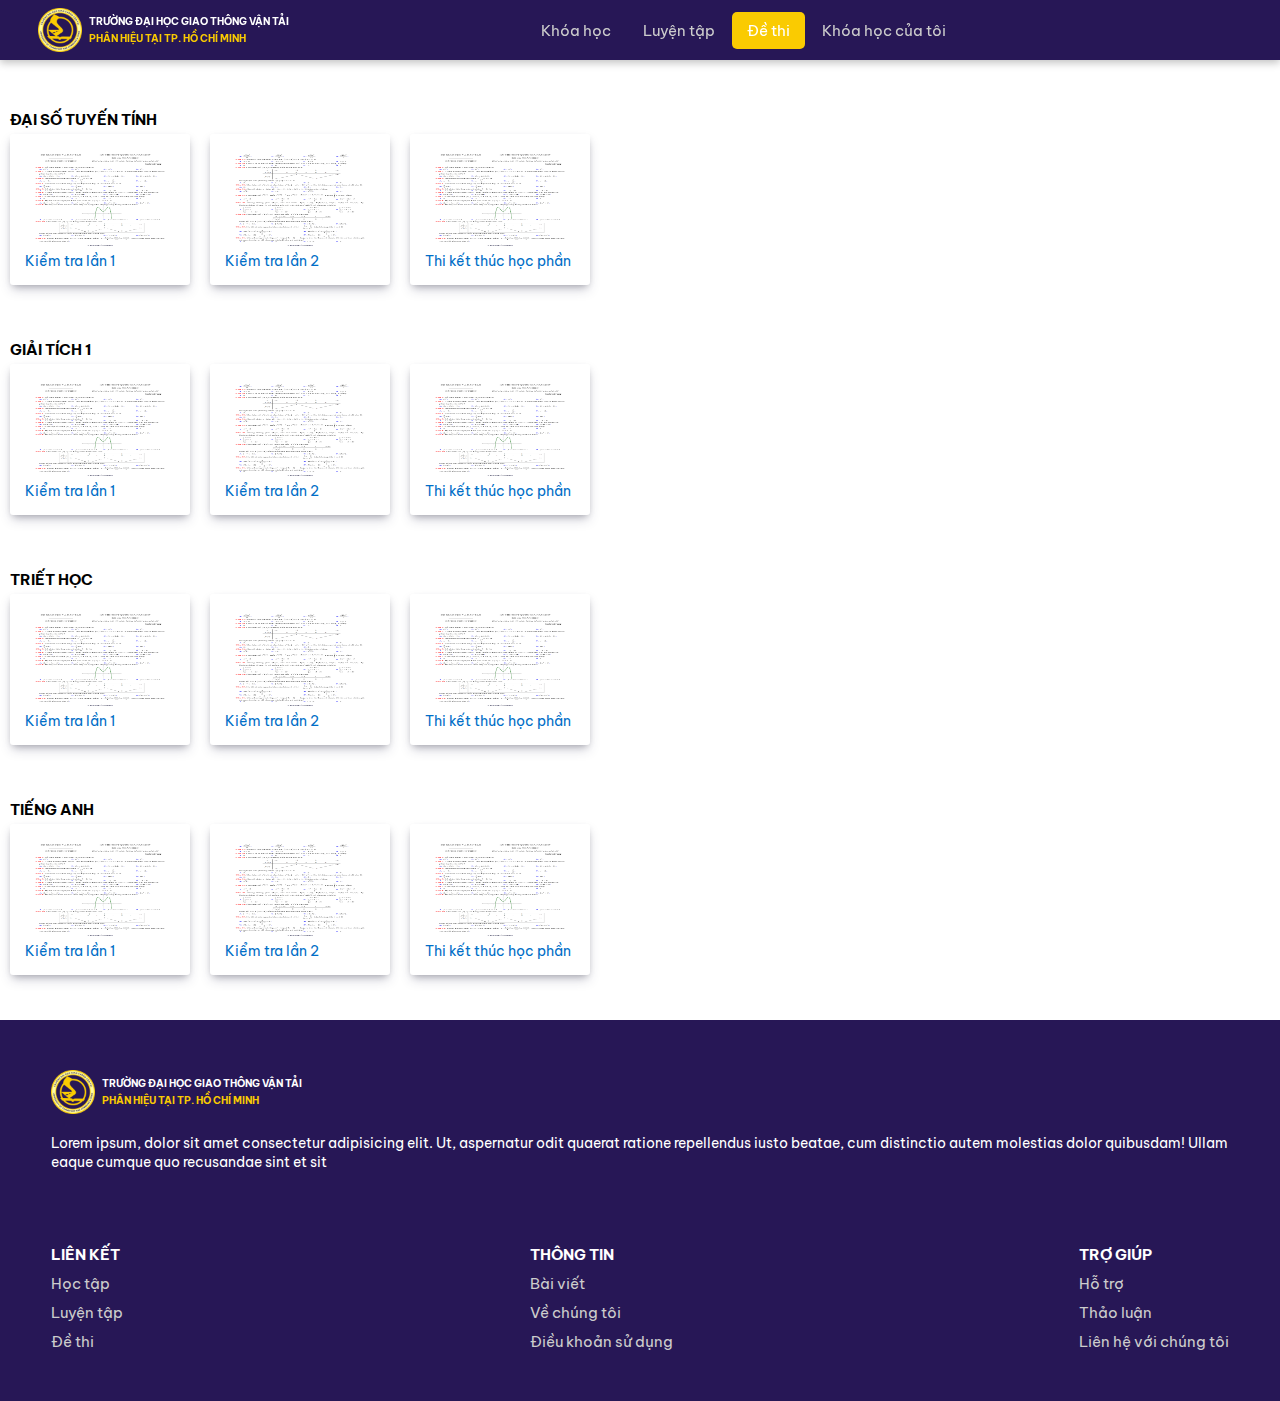
<file: public/html/exam.html>
<!DOCTYPE html>
<html lang="en">

<head>
    <meta charset="UTF-8">
    <meta name="viewport" content="width=device-width, initial-scale=1.0">
    <title>Đề thi UTC2</title>
    <link rel="icon" type="image/x-icon" href="../image/logo.png" />
    <link rel="stylesheet" href="../css/style.css" />
    <link rel="stylesheet" href="../css/exam.css">
    <!-- Link fontawesome -->
    <link rel="stylesheet" href="https://cdnjs.cloudflare.com/ajax/libs/font-awesome/6.4.2/css/all.min.css"
        integrity="sha512-z3gLpd7yknf1YoNbCzqRKc4qyor8gaKU1qmn+CShxbuBusANI9QpRohGBreCFkKxLhei6S9CQXFEbbKuqLg0DA=="
        crossorigin="anonymous" referrerpolicy="no-referrer" />
</head>

<body>
    <header>
        <a href="/" class="logo">
            <img width="44" height="44" src="../image/logo.png" alt="logo" />
            <div class="logo-text">
                <p>Trường đại học giao thông vận tải</p>
                <p>Phân hiệu tại tp. hồ chí minh</p>
            </div>
        </a>

        <nav class="navbar">
            <a href="/">Khóa học</a>
            <a href="./practice.html">Luyện tập</a>
            <a href="./exam.html" class="active">Đề thi</a>
            <a href="./my_course.html">Khóa học của tôi</a>

            <a href="#account" class="text-icon">Tài khoản</a>
            <a href="#notify" class="text-icon">Thông báo</a>
            <a href="#mycourses" class="text-icon">Câu hỏi thường gặp</a>
        </nav>

        <div class="icons">
            <a href="./q-a.html"><i class="fa-regular fa-circle-question" id="help-icon"></i></a>
            <a class="notify-wrapper" style="position: relative;" href="#">
                <i class="fa-solid fa-bell" id="notify-icon"></i>
                <div class="notify">
                    <p>Hiện tại bạn chưa có thông báo</p>
                </div>
            </a>

            <a href="./signup.html"><i class="fa-solid fa-circle-user" id="user-icon"></i></a>
            <a href="#"><i class="fa-solid fa-magnifying-glass" id="search-icon"></i></a>
            <a href="#"><i class="fa-solid fa-bars" id="menu-bars"></i></a>
        </div>
    </header>

    <main>
        <div class="container">
            <h3>Đại số tuyến tính</h3>
            <div class="wrapper">
                <div class="block">
                    <img src="../image/de-thi-4.png" alt="">
                    <p>Kiểm tra lần 1</p>
                </div>
                <div class="block">
                    <img src="../image/de-thi-5.png" alt="">
                    <p>Kiểm tra lần 2</p>
                </div>
                <div class="block">
                    <img src="../image/de-thi-4.png" alt="">
                    <p>Thi kết thúc học phần</p>
                </div>
            </div>
        </div>

        <div class="container">
            <h3>Giải tích 1</h3>
            <div class="wrapper">
                <div class="block">
                    <img src="../image/de-thi-4.png" alt="">
                    <p>Kiểm tra lần 1</p>
                </div>
                <div class="block">
                    <img src="../image/de-thi-5.png" alt="">
                    <p>Kiểm tra lần 2</p>
                </div>
                <div class="block">
                    <img src="../image/de-thi-4.png" alt="">
                    <p>Thi kết thúc học phần</p>
                </div>
            </div>
        </div>


        <div class="container">
            <h3>Triết học</h3>
            <div class="wrapper">
                <div class="block">
                    <img src="../image/de-thi-4.png" alt="">
                    <p>Kiểm tra lần 1</p>
                </div>
                <div class="block">
                    <img src="../image/de-thi-5.png" alt="">
                    <p>Kiểm tra lần 2</p>
                </div>
                <div class="block">
                    <img src="../image/de-thi-4.png" alt="">
                    <p>Thi kết thúc học phần</p>
                </div>
            </div>
        </div>

        <div class="container">
            <h3>Tiếng Anh</h3>
            <div class="wrapper">
                <div class="block">
                    <img src="../image/de-thi-4.png" alt="">
                    <p>Kiểm tra lần 1</p>
                </div>
                <div class="block">
                    <img src="../image/de-thi-5.png" alt="">
                    <p>Kiểm tra lần 2</p>
                </div>
                <div class="block">
                    <img src="../image/de-thi-4.png" alt="">
                    <p>Thi kết thúc học phần</p>
                </div>
            </div>
        </div>
    </main>

    <footer>
        <a href="/" class="logo">
            <img width="44" height="44" src="../image/logo.png" alt="logo" />
            <div class="logo-text">
                <p>Trường đại học giao thông vận tải</p>
                <p>Phân hiệu tại tp. hồ chí minh</p>
            </div>
        </a>

        <p class="footer-ad">
            Lorem ipsum, dolor sit amet consectetur adipisicing elit. Ut, aspernatur odit quaerat ratione repellendus
            iusto beatae, cum distinctio autem molestias dolor quibusdam! Ullam eaque cumque quo recusandae sint et sit
        </p>

        <div class="footer-social">
            <a href=""><i style="color: #37599e;" class="fa-brands fa-square-facebook"></i></a>
            <a href=""><i style="color: #b21010;" class="fa-brands fa-square-youtube"></i></a>
            <a href=""><i style="color: #00a2f9;" class="fa-brands fa-square-twitter"></i></a>
            <a href=""><i style="color: #bf1b8f;" class="fa-brands fa-square-instagram"></i></a>
        </div>

        <div class="footer-column">
            <div class="footer-column-link">
                <h2>LIÊN KẾT</h2>
                <a href="">Học tập</a>
                <a href="">Luyện tập</a>
                <a href="">Đề thi</a>
            </div>

            <div class="footer-column-infor">
                <h2>THÔNG TIN</h2>
                <a href="">Bài viết</a>
                <a href="">Về chúng tôi</a>
                <a href="">Điều khoản sử dụng</a>
            </div>

            <div class="footer-column-infor">
                <h2>TRỢ GIÚP</h2>
                <a href="">Hỗ trợ</a>
                <a href="">Thảo luận</a>
                <a href="">Liên hệ với chúng tôi</a>
            </div>
        </div>
    </footer>

    <script>
        const blocks = document.querySelectorAll(".block")
        const url = "https://1.bp.blogspot.com/-vpdID-IYNEY/Xk9b75A0ukI/AAAAAAAAAfE/KNLqU3KccZk6J75UvPauSX_aaDQHgj26gCLcBGAsYHQ/s1600/de-thi-chinh-thuc-2019-mon-toan-mathvn.com-20.png"
        blocks.forEach(block => {
            block.addEventListener('click', () => {
                fetch(url).then(res => res.blob()).then(file => {
                    let tempUrl = URL.createObjectURL(file)
                    let aTag = document.createElement("a")
                    aTag.href = tempUrl
                    aTag.download = url.replace(/^.*[\\\/]/, '')
                    document.body.appendChild(aTag)
                    aTag.click()
                    aTag.remove()
                    URL.revokeObjectURL(tempUrl)
                })
            })
        })
    </script>
</body>

</html>
</file>
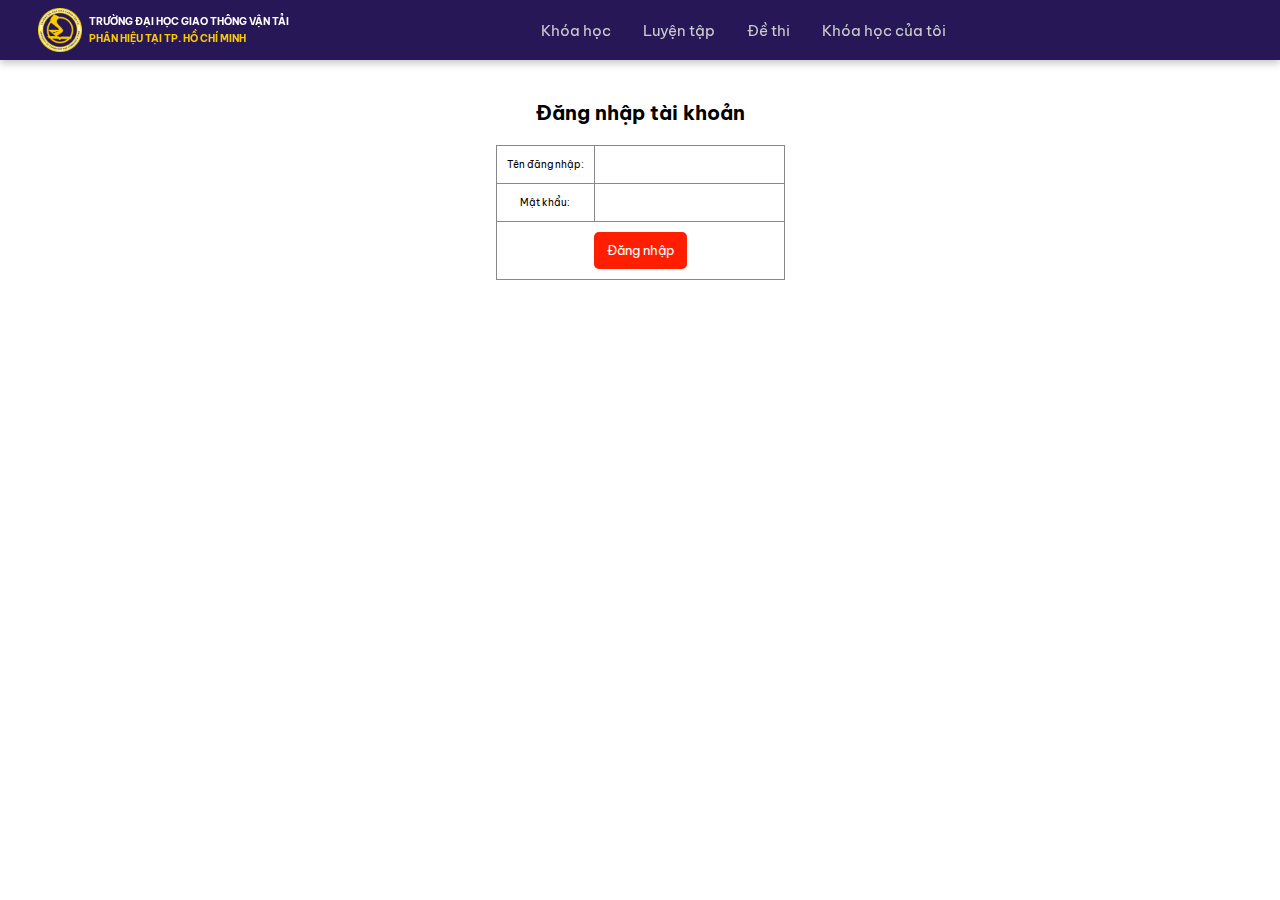
<file: public/html/login.html>
<!DOCTYPE html>
<html lang="en">

<head>
    <meta charset="UTF-8">
    <meta name="viewport" content="width=device-width, initial-scale=1.0">
    <title>Login</title>
    <link rel="stylesheet" href="../css/login.css">
    <link rel="icon" type="image/x-icon" href="../image/logo.png" />
    <link rel="stylesheet" href="../css/style.css" />

    <!-- Link fontawesome -->
    <link
        rel="stylesheet"
        href="https://cdnjs.cloudflare.com/ajax/libs/font-awesome/6.4.2/css/all.min.css"
        integrity="sha512-z3gLpd7yknf1YoNbCzqRKc4qyor8gaKU1qmn+CShxbuBusANI9QpRohGBreCFkKxLhei6S9CQXFEbbKuqLg0DA=="
        crossorigin="anonymous"
        referrerpolicy="no-referrer"
    />
</head>

<body>
    <header>
        <a href="/" class="logo">
            <img
                width="44"
                height="44"
                src="../image/logo.png"
                alt="logo"
            />
            <div class="logo-text">
                <p>Trường đại học giao thông vận tải</p>
                <p>Phân hiệu tại tp. hồ chí minh</p>
            </div>
        </a>

        <nav class="navbar">
            <a href="/">Khóa học</a>
            <a href="./practice.html">Luyện tập</a>
            <a href="./exam.html">Đề thi</a>
            <a href="./my_course.html">Khóa học của tôi</a>

            <a href="#account" class="text-icon">Tài khoản</a>
            <a href="#notify" class="text-icon">Thông báo</a>
            <a href="./q-a.html" class="text-icon">Câu hỏi thường gặp</a>
        </nav>

        
        
        <div class="icons">
            <a href="./q-a.html"
                ><i class="fa-regular fa-circle-question" id="help-icon"></i
            ></a>
            <a class="notify-wrapper" style="position: relative;" href="#">
                <i class="fa-solid fa-bell" id="notify-icon"></i>
                <div class="notify">
                    <p>Hiện tại bạn chưa có thông báo</p>
                </div>
            </a>
            
            <a href="./account.html"
                ><i style="color: #facb01;" class="fa-solid fa-circle-user" id="user-icon"></i
            ></a>
            <a href="#"
                ><i
                    class="fa-solid fa-magnifying-glass"
                    id="search-icon"
                ></i
            ></a>
            <a href="#"><i class="fa-solid fa-bars" id="menu-bars"></i></a>
        </div>
    </header>

    <main>
        <h1>Đăng nhập tài khoản</h1>
        <form action="get">
            <table>

                <tr>
                    <td>Tên đăng nhập: </td>
                    <td>
                        <input type="text" id="TenDangNhap" required>
                    </td>
                </tr>

                <tr>
                    <td>Mật khẩu: </td>
                    <td>
                        <input type="password" id="PassWord" required>
                    </td>
                </tr>
                <tr>
                    <td colspan="2">
                        <!-- <button id="DangKi" onclick="CheckThongTin()">Đăng ký</button> -->
                        <input id="submit-btn" type="button" value="Đăng nhập" onclick="CheckDangNhap()">
                    </td>
                </tr>
            </table>
        </form>
    </main>

    <script src="../js/login.js">

    </script>
</body>

</html>
</file>
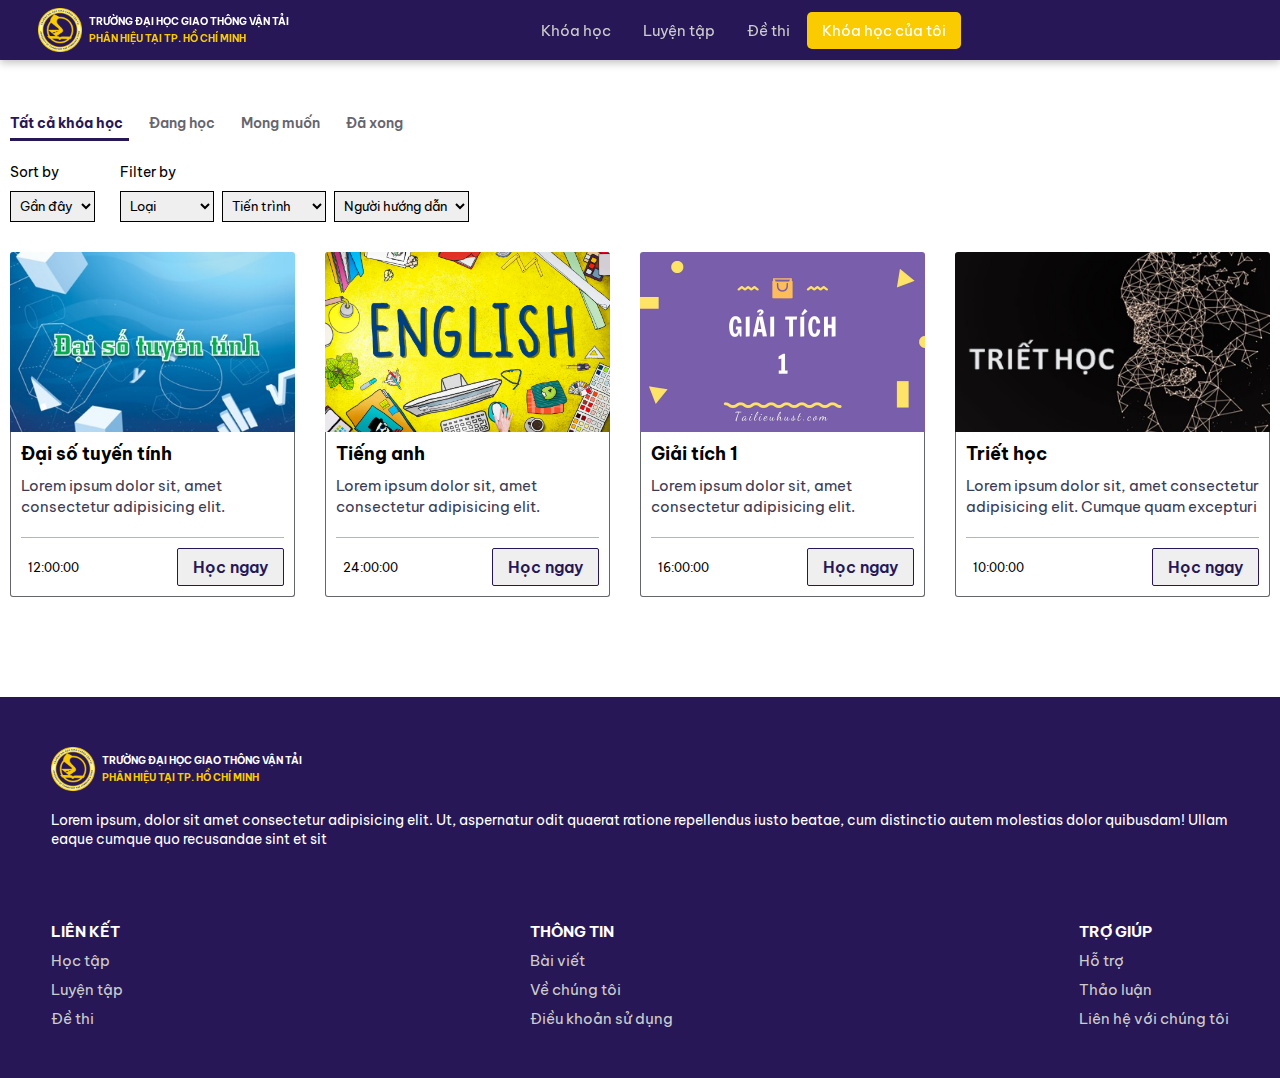
<file: public/html/my_course.html>
<!DOCTYPE html>
<html lang="en">

<head>
    <meta charset="UTF-8">
    <meta name="viewport" content="width=device-width, initial-scale=1.0">
    <title>Khóa học UTC2</title>
    <link rel="stylesheet" href="../css/style.css">
    <link rel="stylesheet" href="../css/my_course.css">
    <link rel="icon" type="image/x-icon" href="../image/logo.png" />
    <!-- Link fontawesome -->
    <link rel="stylesheet" href="https://cdnjs.cloudflare.com/ajax/libs/font-awesome/6.4.2/css/all.min.css"
        integrity="sha512-z3gLpd7yknf1YoNbCzqRKc4qyor8gaKU1qmn+CShxbuBusANI9QpRohGBreCFkKxLhei6S9CQXFEbbKuqLg0DA=="
        crossorigin="anonymous" referrerpolicy="no-referrer" />
</head>

<body>
    <header>
        <a href="/" class="logo">
            <img width="44" height="44" src="../image/logo.png" alt="logo" />
            <div class="logo-text">
                <p>Trường đại học giao thông vận tải</p>
                <p>Phân hiệu tại tp. hồ chí minh</p>
            </div>
        </a>

        <nav class="navbar">
            <a href="/">Khóa học</a>
            <a href="./practice.html">Luyện tập</a>
            <a href="./exam.html">Đề thi</a>
            <a href="./my_course.html" class="active">Khóa học của tôi</a>

            <a href="#account" class="text-icon">Tài khoản</a>
            <a href="#notify" class="text-icon">Thông báo</a>
            <a href="#mycourses" class="text-icon">Câu hỏi thường gặp</a>
        </nav>

        <div class="icons">
            <a href="./q-a.html"><i class="fa-regular fa-circle-question" id="help-icon"></i></a>
            <a class="notify-wrapper" style="position: relative;" href="#">
                <i class="fa-solid fa-bell" id="notify-icon"></i>
                <div class="notify">
                    <p>Hiện tại bạn chưa có thông báo</p>
                </div>
            </a>
            <a href="./signup.html"><i class="fa-solid fa-circle-user" id="user-icon"></i></a>
            <a href="#"><i class="fa-solid fa-magnifying-glass" id="search-icon"></i></a>
            <a href="#"><i class="fa-solid fa-bars" id="menu-bars"></i></a>
        </div>
    </header>


    <main>
        <ul class="nav-courses">
            <li><a class="active" href="">Tất cả khóa học</a></li>
            <li><a href="">Đang học</a></li>
            <li><a href="">Mong muốn</a></li>
            <li><a href="">Đã xong</a></li>
        </ul>

        <div class="container-filter">
            <div class="sort-by">
                <p>Sort by</p>
                <select name="" id="">
                    <option value="">Gần đây</option>
                    <option value="">Đăng ký</option>
                    <option value="">Từ A-Z</option>
                    <option value="">Từ Z-A</option>
                </select>
            </div>

            <div class="filter-by">
                <p>Filter by</p>
                <select name="" id="">
                    <option value="">Loại</option>
                    <option value="">Toán</option>
                    <option value="">Tiếng Anh</option>
                    <option value="">Tin học</option>
                </select>

                <select name="" id="">
                    <option value="">Tiến trình</option>
                    <option value="">Chưa học</option>
                    <option value="">Đang học</option>
                    <option value="">Hoàn thành</option>
                </select>

                <select name="" id="">
                    <option value="">Người hướng dẫn</option>
                    <option value="">Cô Dung</option>
                    <option value="">Thầy Nhã</option>
                    <option value="">Cô Miên</option>
                </select>
            </div>
        </div>


        <div class="courses-wrapper">
            <div class="course">
                <img src="../image/dstt.jpg" alt="">

                <div class="course-content">
                    <h3 class="course-title">Đại số tuyến tính</h3>
                    <p class="course-decs">Lorem ipsum dolor sit, amet consectetur adipisicing elit. Cumque quam
                        excepturi modi voluptatibus earum quos ex, quo numquam, distinctio tempore optio repellat
                        asperiores assumenda soluta deserunt iure! Expedita, perspiciatis sequi?</p>

                    <div class="course-footer">
                        <div class="course-length">
                            <i class="fa-regular fa-clock"></i>
                            12:00:00
                        </div>

                        <button class="eroll-btn">
                            Học ngay
                        </button>
                    </div>
                </div>

            </div>


            <div class="course">
                <img src="../image/tienganh.jpg" alt="">

                <div class="course-content">
                    <h3 class="course-title">Tiếng anh</h3>
                    <p class="course-decs">Lorem ipsum dolor sit, amet consectetur adipisicing elit. Cumque quam
                        excepturi modi voluptatibus earum quos ex, quo numquam, distinctio tempore optio repellat
                        asperiores assumenda soluta deserunt iure! Expedita, perspiciatis sequi?</p>

                    <div class="course-footer">
                        <div class="course-length">
                            <i class="fa-regular fa-clock"></i>
                            24:00:00
                        </div>

                        <button class="eroll-btn">
                            Học ngay
                        </button>
                    </div>
                </div>
            </div>

            <div class="course">
                <img src="../image/giaitich.jpg" alt="">

                <div class="course-content">
                    <h3 class="course-title">Giải tích 1</h3>
                    <p class="course-decs">Lorem ipsum dolor sit, amet consectetur adipisicing elit. Cumque quam
                        excepturi modi voluptatibus earum quos ex, quo numquam, distinctio tempore optio repellat
                        asperiores assumenda soluta deserunt iure! Expedita, perspiciatis sequi?</p>

                    <div class="course-footer">
                        <div class="course-length">
                            <i class="fa-regular fa-clock"></i>
                            16:00:00
                        </div>

                        <button class="eroll-btn">
                            Học ngay
                        </button>
                    </div>
                </div>
            </div>

            <div class="course">
                <img src="../image/th.jpg" alt="">

                <div class="course-content">
                    <h3 class="course-title">Triết học</h3>
                    <p class="course-decs">Lorem ipsum dolor sit, amet consectetur adipisicing elit. Cumque quam
                        excepturi modi voluptatibus earum quos ex, quo numquam, distinctio tempore optio repellat
                        asperiores assumenda soluta deserunt iure! Expedita, perspiciatis sequi?fdd des</p>

                    <div class="course-footer">
                        <div class="course-length">
                            <i class="fa-regular fa-clock"></i>
                            10:00:00
                        </div>

                        <button class="eroll-btn">
                            Học ngay
                        </button>
                    </div>
                </div>
            </div>
        </div>
    </main>

    <footer>
        <a href="/" class="logo">
            <img width="44" height="44" src="../image/logo.png" alt="logo" />
            <div class="logo-text">
                <p>Trường đại học giao thông vận tải</p>
                <p>Phân hiệu tại tp. hồ chí minh</p>
            </div>
        </a>

        <p class="footer-ad">
            Lorem ipsum, dolor sit amet consectetur adipisicing elit. Ut, aspernatur odit quaerat ratione repellendus
            iusto beatae, cum distinctio autem molestias dolor quibusdam! Ullam eaque cumque quo recusandae sint et sit
        </p>

        <div class="footer-social">
            <a href=""><i style="color: #37599e;" class="fa-brands fa-square-facebook"></i></a>
            <a href=""><i style="color: #b21010;" class="fa-brands fa-square-youtube"></i></a>
            <a href=""><i style="color: #00a2f9;" class="fa-brands fa-square-twitter"></i></a>
            <a href=""><i style="color: #bf1b8f;" class="fa-brands fa-square-instagram"></i></a>
        </div>

        <div class="footer-column">
            <div class="footer-column-link">
                <h2>LIÊN KẾT</h2>
                <a href="">Học tập</a>
                <a href="">Luyện tập</a>
                <a href="">Đề thi</a>
            </div>

            <div class="footer-column-infor">
                <h2>THÔNG TIN</h2>
                <a href="">Bài viết</a>
                <a href="">Về chúng tôi</a>
                <a href="">Điều khoản sử dụng</a>
            </div>

            <div class="footer-column-infor">
                <h2>TRỢ GIÚP</h2>
                <a href="">Hỗ trợ</a>
                <a href="">Thảo luận</a>
                <a href="">Liên hệ với chúng tôi</a>
            </div>
        </div>
    </footer>
</body>

</html>
</file>
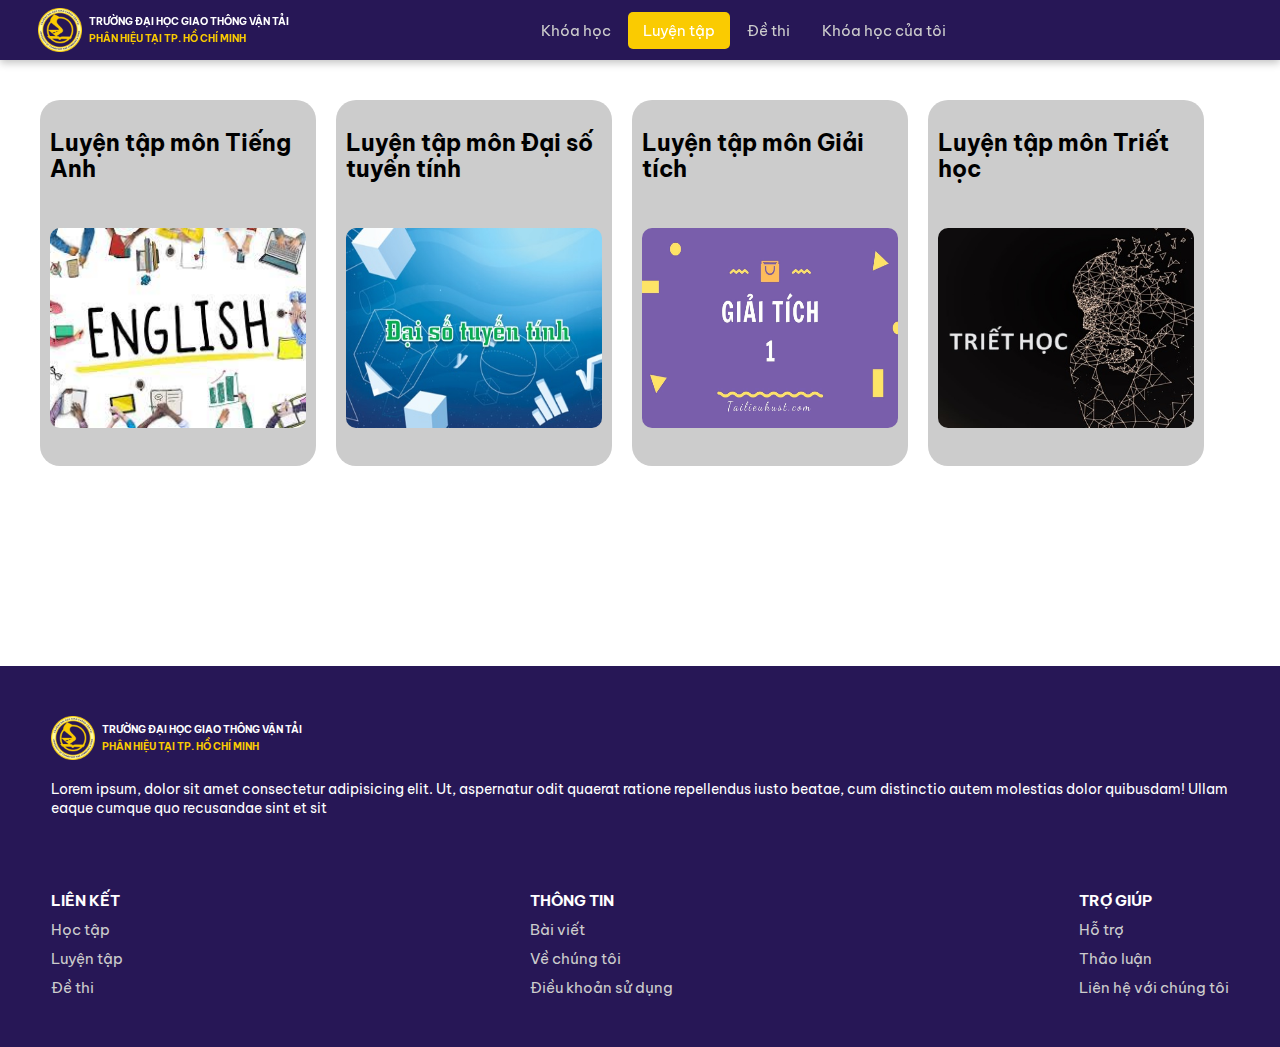
<file: public/html/practice.html>
<!DOCTYPE html>
<html lang="en">

<head>
    <meta charset="UTF-8">
    <meta name="viewport" content="width=device-width, initial-scale=1.0">
    <title>E-Learning UTC2</title>
    <link rel="stylesheet" href="../css/style.css">
    <link rel="stylesheet" href="../css/practice.css">
    <link rel="icon" type="image/x-icon" href="../image/logo.png" />
    <!-- Link fontawesome -->
    <link rel="stylesheet" href="https://cdnjs.cloudflare.com/ajax/libs/font-awesome/6.4.2/css/all.min.css"
        integrity="sha512-z3gLpd7yknf1YoNbCzqRKc4qyor8gaKU1qmn+CShxbuBusANI9QpRohGBreCFkKxLhei6S9CQXFEbbKuqLg0DA=="
        crossorigin="anonymous" referrerpolicy="no-referrer" />
</head>

<body>
    <header>
        <a href="/" class="logo">
            <img width="44" height="44" src="../image/logo.png" alt="logo" />
            <div class="logo-text">
                <p>Trường đại học giao thông vận tải</p>
                <p>Phân hiệu tại tp. hồ chí minh</p>
            </div>
        </a>

        <nav class="navbar">
            <a href="/">Khóa học</a>
            <a href="./practice.html" class="active">Luyện tập</a>
            <a href="./exam.html">Đề thi</a>
            <a href="./my_course.html">Khóa học của tôi</a>

            <a href="#account" class="text-icon">Tài khoản</a>
            <a href="#notify" class="text-icon">Thông báo</a>
            <a href="#mycourses" class="text-icon">Câu hỏi thường gặp</a>
        </nav>

        <div class="icons">
            <a href="./q-a.html"><i class="fa-regular fa-circle-question" id="help-icon"></i></a>
            <a class="notify-wrapper" style="position: relative;" href="#">
                <i class="fa-solid fa-bell" id="notify-icon"></i>
                <div class="notify">
                    <p>Hiện tại bạn chưa có thông báo</p>
                </div>
            </a>
            <a href="./signup.html"><i class="fa-solid fa-circle-user" id="user-icon"></i></a>
            <a href="#"><i class="fa-solid fa-magnifying-glass" id="search-icon"></i></a>
            <a href="#"><i class="fa-solid fa-bars" id="menu-bars"></i></a>
        </div>
    </header>

    <main>
        <div class="subject-container">
            <div class="subject">
                <a href="./practice_english.html">
                    <h2>Luyện tập môn Tiếng Anh</h2>
                    <img src="../image/english1.jpg" alt="tieng anh">
                </a>
            </div>
            <div class="subject">
                <a href="">
                    <h2>Luyện tập môn Đại số tuyến tính</h2>
                    <img src="../image/dstt.jpg" alt="tieng anh">
                </a>
            </div>
            <div class="subject">
                <a href="">
                    <h2>Luyện tập môn Giải tích</h2>
                    <img src="../image/giaitich.jpg" alt="tieng anh">
                </a>
            </div>
            <div class="subject">
                <a href="./practice_philosophy.html">
                    <h2>Luyện tập môn Triết học</h2>
                    <img src="../image/th.jpg" alt="tieng anh">
                </a>
            </div>
        </div>
    </main>

    <footer>
        <a href="/" class="logo">
            <img width="44" height="44" src="../image/logo.png" alt="logo" />
            <div class="logo-text">
                <p>Trường đại học giao thông vận tải</p>
                <p>Phân hiệu tại tp. hồ chí minh</p>
            </div>
        </a>

        <p class="footer-ad">
            Lorem ipsum, dolor sit amet consectetur adipisicing elit. Ut, aspernatur odit quaerat ratione repellendus
            iusto beatae, cum distinctio autem molestias dolor quibusdam! Ullam eaque cumque quo recusandae sint et sit
        </p>

        <div class="footer-social">
            <a href=""><i style="color: #37599e;" class="fa-brands fa-square-facebook"></i></a>
            <a href=""><i style="color: #b21010;" class="fa-brands fa-square-youtube"></i></a>
            <a href=""><i style="color: #00a2f9;" class="fa-brands fa-square-twitter"></i></a>
            <a href=""><i style="color: #bf1b8f;" class="fa-brands fa-square-instagram"></i></a>
        </div>

        <div class="footer-column">
            <div class="footer-column-link">
                <h2>LIÊN KẾT</h2>
                <a href="">Học tập</a>
                <a href="">Luyện tập</a>
                <a href="">Đề thi</a>
            </div>

            <div class="footer-column-infor">
                <h2>THÔNG TIN</h2>
                <a href="">Bài viết</a>
                <a href="">Về chúng tôi</a>
                <a href="">Điều khoản sử dụng</a>
            </div>

            <div class="footer-column-infor">
                <h2>TRỢ GIÚP</h2>
                <a href="">Hỗ trợ</a>
                <a href="">Thảo luận</a>
                <a href="">Liên hệ với chúng tôi</a>
            </div>
        </div>
    </footer>
</body>

</html>
</file>
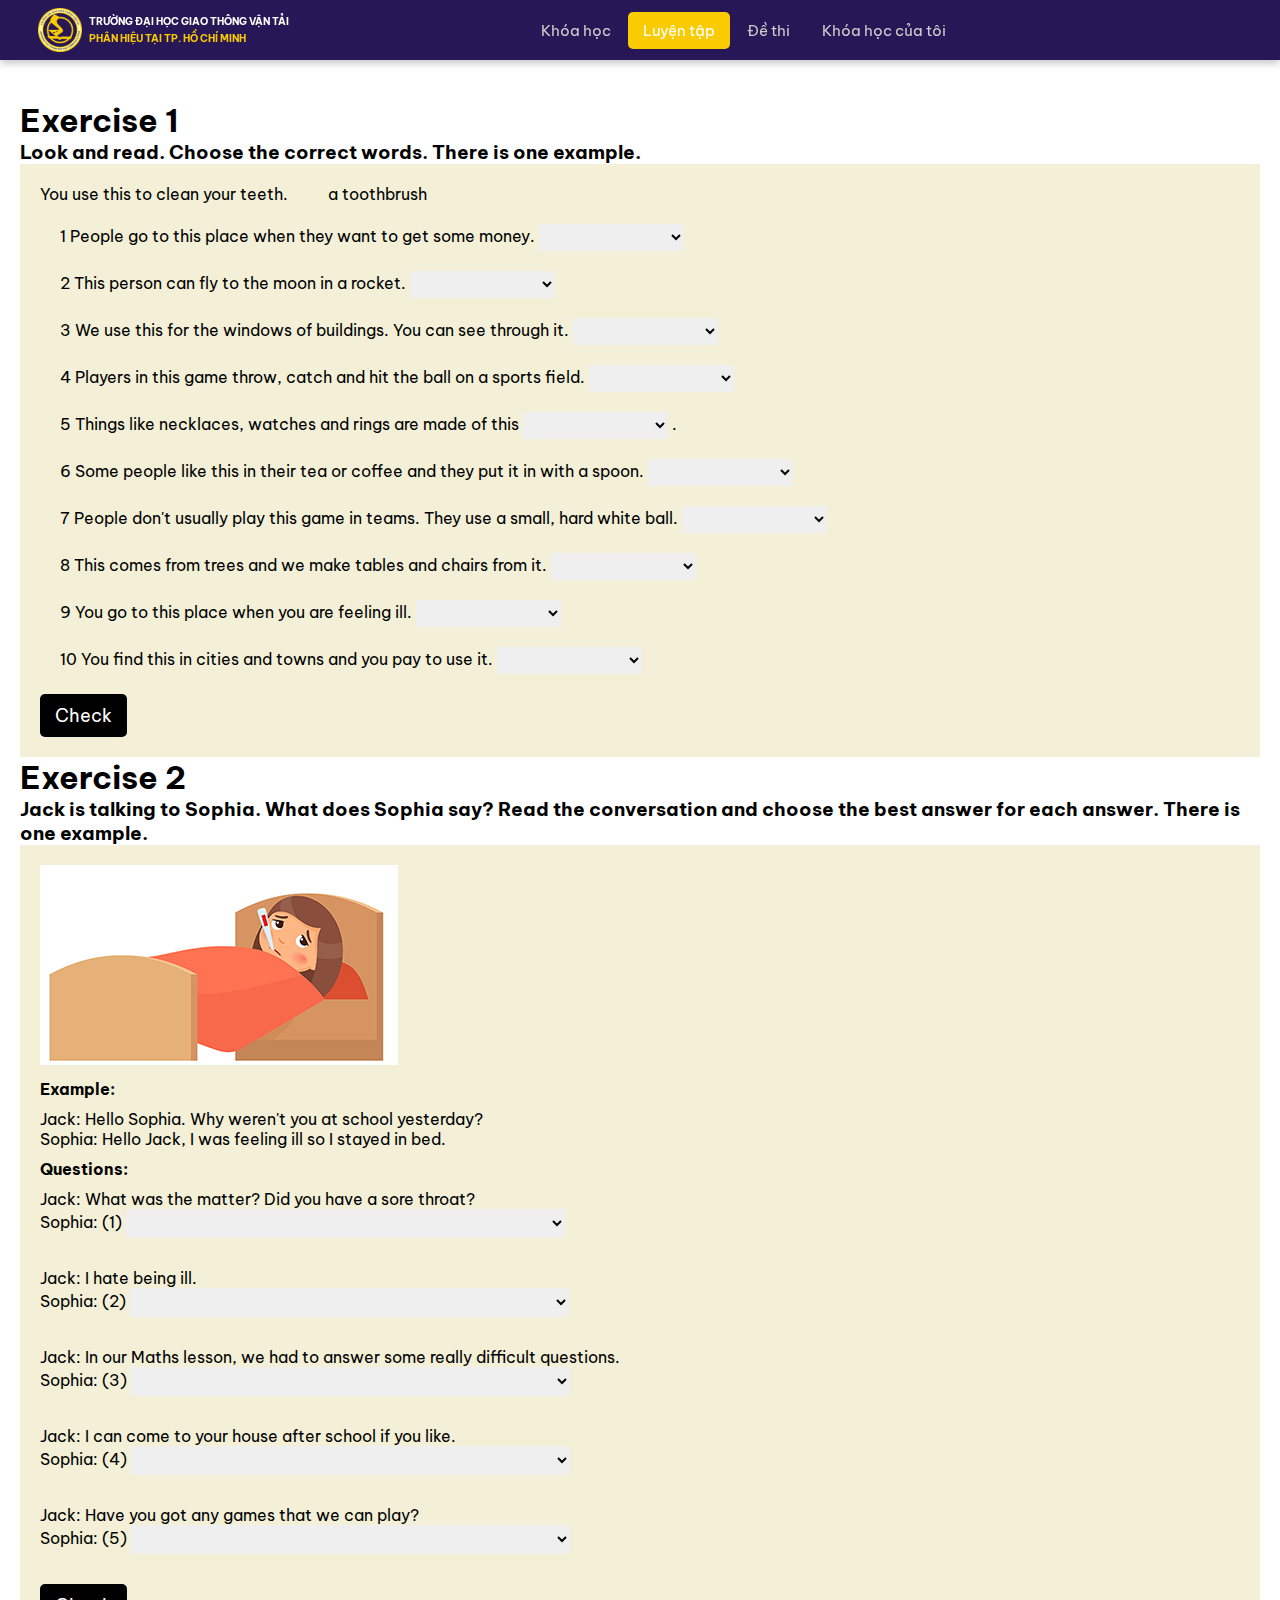
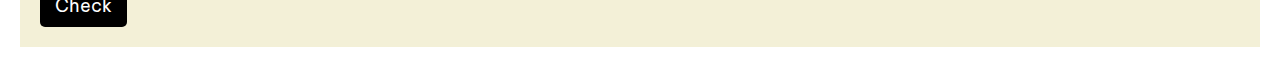
<file: public/html/practice_english.html>
<!DOCTYPE html>
<html lang="en">

<head>
    <meta charset="UTF-8">
    <meta name="viewport" content="width=device-width, initial-scale=1.0">
    <title>Practice English - UTC2</title>
    <link rel="stylesheet" href="../css/style.css">
    <link rel="stylesheet" href="../css/practice_english.css">
    <link rel="stylesheet" href="https://cdnjs.cloudflare.com/ajax/libs/font-awesome/6.4.2/css/all.min.css"
        integrity="sha512-z3gLpd7yknf1YoNbCzqRKc4qyor8gaKU1qmn+CShxbuBusANI9QpRohGBreCFkKxLhei6S9CQXFEbbKuqLg0DA=="
        crossorigin="anonymous" referrerpolicy="no-referrer" />
</head>

<body>
    <header>
        <a href="/" class="logo">
            <img width="44" height="44" src="../image/logo.png" alt="logo" />
            <div class="logo-text">
                <p>Trường đại học giao thông vận tải</p>
                <p>Phân hiệu tại tp. hồ chí minh</p>
            </div>
        </a>

        <nav class="navbar">
            <a href="/">Khóa học</a>
            <a href="./practice.html" class="active">Luyện tập</a>
            <a href="./exam.html">Đề thi</a>
            <a href="./my_course.html">Khóa học của tôi</a>

            <a href="./signup.html" class="text-icon">Tài khoản</a>
            <a href="#notify" class="text-icon">Thông báo</a>
            <a href="./q-a.html" class="text-icon">Câu hỏi thường gặp</a>
        </nav>



        <div class="icons">
            <a href="./q-a.html"><i class="fa-regular fa-circle-question" id="help-icon"></i></a>
            <a class="notify-wrapper" style="position: relative;" href="#">
                <i class="fa-solid fa-bell" id="notify-icon"></i>
                <div class="notify">
                    <p>Hiện tại bạn chưa có thông báo</p>
                </div>
            </a>

            <a href="./signup.html"><i class="fa-solid fa-circle-user" id="user-icon"></i></a>
            <a href="#"><i class="fa-solid fa-magnifying-glass" id="search-icon"></i></a>
            <a href="#"><i class="fa-solid fa-bars" id="menu-bars"></i></a>
        </div>
    </header>

    <main>
        <h1>Exercise 1</h1>
        <h3>Look and read. Choose the correct words. There is one example.</h3>

        <div class="container">
            <p>You use this to clean your teeth. &nbsp; &nbsp; &nbsp; &nbsp; &nbsp;<u>a toothbrush</u></p>

            <p class="question">
                1 People go to this place when they want to get some money.
                <select class="select1" name="" id="que1">
                    <option value=""></option>
                    <option value="sugar">sugar</option>
                    <option value="wood">wood</option>
                    <option value="an astronaut">an astronaut</option>
                    <option value="glass">glass</option>
                    <option value="baseball">baseball</option>
                    <option value="hospital">hospital</option>
                    <option value="bank">bank</option>
                    <option value="golf">golf</option>
                    <option value="gold">gold</option>
                    <option value="taxi">taxi</option>
                </select>
            </p>
            <p class="question">
                2 This person can fly to the moon in a rocket.
                <select class="select1" name="" id="que2">
                    <option value=""></option>
                    <option value="sugar">sugar</option>
                    <option value="wood">wood</option>
                    <option value="an astronaut">an astronaut</option>
                    <option value="glass">glass</option>
                    <option value="baseball">baseball</option>
                    <option value="hospital">hospital</option>
                    <option value="bank">bank</option>
                    <option value="golf">golf</option>
                    <option value="gold">gold</option>
                    <option value="taxi">taxi</option>
                </select>
            </p>
            <p class="question">
                3 We use this for the windows of buildings. You can see through it.
                <select class="select1" name="" id="que3">
                    <option value=""></option>
                    <option value="sugar">sugar</option>
                    <option value="wood">wood</option>
                    <option value="an astronaut">an astronaut</option>
                    <option value="glass">glass</option>
                    <option value="baseball">baseball</option>
                    <option value="hospital">hospital</option>
                    <option value="bank">bank</option>
                    <option value="golf">golf</option>
                    <option value="gold">gold</option>
                    <option value="taxi">taxi</option>
                </select>
            </p>
            <p class="question">
                4 Players in this game throw, catch and hit the ball on a sports field.
                <select class="select1" name="" id="que4">
                    <option value=""></option>
                    <option value="sugar">sugar</option>
                    <option value="wood">wood</option>
                    <option value="an astronaut">an astronaut</option>
                    <option value="glass">glass</option>
                    <option value="baseball">baseball</option>
                    <option value="hospital">hospital</option>
                    <option value="bank">bank</option>
                    <option value="golf">golf</option>
                    <option value="gold">gold</option>
                    <option value="taxi">taxi</option>
                </select>
            </p>
            <p class="question">
                5 Things like necklaces, watches and rings are made of this
                <select class="select1" name="" id="que5">
                    <option value=""></option>
                    <option value="sugar">sugar</option>
                    <option value="wood">wood</option>
                    <option value="an astronaut">an astronaut</option>
                    <option value="glass">glass</option>
                    <option value="baseball">baseball</option>
                    <option value="hospital">hospital</option>
                    <option value="bank">bank</option>
                    <option value="golf">golf</option>
                    <option value="gold">gold</option>
                    <option value="taxi">taxi</option>
                </select>
                .
            </p>
            <p class="question">
                6 Some people like this in their tea or coffee and they put it in with a spoon.
                <select class="select1" name="" id="que6">
                    <option value=""></option>
                    <option value="sugar">sugar</option>
                    <option value="wood">wood</option>
                    <option value="an astronaut">an astronaut</option>
                    <option value="glass">glass</option>
                    <option value="baseball">baseball</option>
                    <option value="hospital">hospital</option>
                    <option value="bank">bank</option>
                    <option value="golf">golf</option>
                    <option value="gold">gold</option>
                    <option value="taxi">taxi</option>
                </select>
            </p>
            <p class="question">
                7 People don't usually play this game in teams. They use a small, hard white ball.
                <select class="select1" name="" id="que7">
                    <option value=""></option>
                    <option value="sugar">sugar</option>
                    <option value="wood">wood</option>
                    <option value="an astronaut">an astronaut</option>
                    <option value="glass">glass</option>
                    <option value="baseball">baseball</option>
                    <option value="hospital">hospital</option>
                    <option value="bank">bank</option>
                    <option value="golf">golf</option>
                    <option value="gold">gold</option>
                    <option value="taxi">taxi</option>
                </select>
            </p>
            <p class="question">
                8 This comes from trees and we make tables and chairs from it.
                <select class="select1" name="" id="que8">
                    <option value=""></option>
                    <option value="sugar">sugar</option>
                    <option value="wood">wood</option>
                    <option value="an astronaut">an astronaut</option>
                    <option value="glass">glass</option>
                    <option value="baseball">baseball</option>
                    <option value="hospital">hospital</option>
                    <option value="bank">bank</option>
                    <option value="golf">golf</option>
                    <option value="gold">gold</option>
                    <option value="taxi">taxi</option>
                </select>
            </p>
            <p class="question">
                9 You go to this place when you are feeling ill.
                <select class="select1" name="" id="que9">
                    <option value=""></option>
                    <option value="sugar">sugar</option>
                    <option value="wood">wood</option>
                    <option value="an astronaut">an astronaut</option>
                    <option value="glass">glass</option>
                    <option value="baseball">baseball</option>
                    <option value="hospital">hospital</option>
                    <option value="bank">bank</option>
                    <option value="golf">golf</option>
                    <option value="gold">gold</option>
                    <option value="taxi">taxi</option>
                </select>
            </p>
            <p class="question">
                10 You find this in cities and towns and you pay to use it.
                <select class="select1" name="" id="que10">
                    <option value=""></option>
                    <option value="sugar">sugar</option>
                    <option value="wood">wood</option>
                    <option value="an astronaut">an astronaut</option>
                    <option value="glass">glass</option>
                    <option value="baseball">baseball</option>
                    <option value="hospital">hospital</option>
                    <option value="bank">bank</option>
                    <option value="golf">golf</option>
                    <option value="gold">gold</option>
                    <option value="taxi">taxi</option>
                </select>
            </p>

            <button id="check-ex1">
                <i class="fa-solid fa-circle-check"></i>
                Check
            </button>

            <p id="result1"></p>
        </div>

        <h1>Exercise 2</h1>
        <h3>Jack is talking to Sophia. What does Sophia say? Read the conversation and choose the best answer for each
            answer. There is one example.</h3>
        <div class="container">
            <img src="../image/ill.png" alt=""> <br>
            <strong>Example:</strong>
            <p>Jack: Hello Sophia. Why weren't you at school yesterday?</p>
            <p>Sophia: Hello Jack, I was feeling ill so I stayed in bed.</p>
            <strong>Questions:</strong>

            <p>Jack: What was the matter? Did you have a sore throat?</p>
            <p class="question2">
                Sophia: (1)
                <select class="select2" type="text" id="que11">
                    <option selected=""></option>
                    <option value="1">So do I! It's horrible!</option>
                    <option value="2">This afternoon? OK! I could show you my new computer then too!</option>
                    <option value="3">Did you? I just watched TV all day.</option>
                    <option value="4">Only a few, I hope you'll enjoy them.</option>
                    <option value="5">Yes, they have. Thank you very much.</option>
                    <option value="6">Hello Jack, I was feeling ill so I stayed in bed.</option>
                    <option value="7">Would you like to play it soon?</option>
                    <option value="8">No. I had a bad headache, but it's better now.</option>
                </select>
            </p>
            <p>Jack: I hate being ill.</p>
            <p class="question2">
                Sophia: (2)
                <select class="select2" type="text" id="que12">
                    <option selected=""></option>
                    <option value="1">So do I! It's horrible!</option>
                    <option value="2">This afternoon? OK! I could show you my new computer then too!</option>
                    <option value="3">Did you? I just watched TV all day.</option>
                    <option value="4">Only a few, I hope you'll enjoy them.</option>
                    <option value="5">Yes, they have. Thank you very much.</option>
                    <option value="6">Hello Jack, I was feeling ill so I stayed in bed.</option>
                    <option value="7">Would you like to play it soon?</option>
                    <option value="8">No. I had a bad headache, but it's better now.</option>
                </select>
            </p>
            <p>Jack: In our Maths lesson, we had to answer some really difficult questions.</p>
            <p class="question2">
                Sophia: (3)
                <select class="select2" type="text" id="que13">
                    <option selected=""></option>
                    <option value="1">So do I! It's horrible!</option>
                    <option value="2">This afternoon? OK! I could show you my new computer then too!</option>
                    <option value="3">Did you? I just watched TV all day.</option>
                    <option value="4">Only a few, I hope you'll enjoy them.</option>
                    <option value="5">Yes, they have. Thank you very much.</option>
                    <option value="6">Hello Jack, I was feeling ill so I stayed in bed.</option>
                    <option value="7">Would you like to play it soon?</option>
                    <option value="8">No. I had a bad headache, but it's better now.</option>
                </select>
            </p>

            <p>Jack: I can come to your house after school if you like.</p>
            <p class="question2">
                Sophia: (4)
                <select class="select2" type="text" id="que14">
                    <option selected=""></option>
                    <option value="1">So do I! It's horrible!</option>
                    <option value="2">This afternoon? OK! I could show you my new computer then too!</option>
                    <option value="3">Did you? I just watched TV all day.</option>
                    <option value="4">Only a few, I hope you'll enjoy them.</option>
                    <option value="5">Yes, they have. Thank you very much.</option>
                    <option value="6">Hello Jack, I was feeling ill so I stayed in bed.</option>
                    <option value="7">Would you like to play it soon?</option>
                    <option value="8">No. I had a bad headache, but it's better now.</option>
                </select>
            </p>

            <p>Jack: Have you got any games that we can play?</p>
            <p class="question2">
                Sophia: (5)
                <select class="select2" type="text" id="que15">
                    <option selected=""></option>
                    <option value="1">So do I! It's horrible!</option>
                    <option value="2">This afternoon? OK! I could show you my new computer then too!</option>
                    <option value="3">Did you? I just watched TV all day.</option>
                    <option value="4">Only a few, I hope you'll enjoy them.</option>
                    <option value="5">Yes, they have. Thank you very much.</option>
                    <option value="6">Hello Jack, I was feeling ill so I stayed in bed.</option>
                    <option value="7">Would you like to play it soon?</option>
                    <option value="8">No. I had a bad headache, but it's better now.</option>
                </select>
            </p>

            <button id="check-ex2">
                <i class="fa-solid fa-circle-check"></i>
                Check
            </button>

            <p id="result2"></p>
        </div>
    </main>


    <script>
        let que1 = document.getElementById("que1")
        let que2 = document.getElementById("que2")
        let que3 = document.getElementById("que3")
        let que4 = document.getElementById("que4")
        let que5 = document.getElementById("que5")
        let que6 = document.getElementById("que6")
        let que7 = document.getElementById("que7")
        let que8 = document.getElementById("que8")
        let que9 = document.getElementById("que9")
        let que10 = document.getElementById("que10")
        let que11 = document.getElementById("que11")
        let que12 = document.getElementById("que12")
        let que13 = document.getElementById("que13")
        let que14 = document.getElementById("que14")
        let que15 = document.getElementById("que15")
        let checkBtn1 = document.getElementById("check-ex1")
        let checkBtn2 = document.getElementById("check-ex2")

        checkBtn1.addEventListener('click', () => {
            let count = 0
            if (que1.value != '') {
                if (que1.value == "bank") {
                    que1.classList.add("correct")
                    count++
                    que1.classList.remove("wrong")
                } else {
                    que1.classList.add("wrong")
                    que1.classList.remove("correct")
                }
            }
            if (que2.value != '') {
                if (que2.value == "an astronaut") {
                    que2.classList.add("correct")
                    count++
                    que2.classList.remove("wrong")
                } else {
                    que2.classList.add("wrong")
                    que2.classList.remove("correct")
                }
            }
            if (que3.value != '') {
                if (que3.value == "glass") {
                    que3.classList.add("correct")
                    count++
                    que3.classList.remove("wrong")
                } else {
                    que3.classList.add("wrong")
                    que3.classList.remove("correct")
                }
            }
            if (que4.value != '') {
                if (que4.value == "baseball") {
                    que4.classList.add("correct")
                    count++
                    que4.classList.remove("wrong")
                } else {
                    que4.classList.add("wrong")
                    que4.classList.remove("correct")
                }
            }
            if (que5.value != '') {
                if (que5.value == "gold") {
                    que5.classList.add("correct")
                    count++
                    que5.classList.remove("wrong")
                } else {
                    que5.classList.add("wrong")
                    que5.classList.remove("correct")
                }
            }
            if (que6.value != '') {
                if (que6.value == "sugar") {
                    que6.classList.add("correct")
                    count++
                    que6.classList.remove("wrong")
                } else {
                    que6.classList.add("wrong")
                    que6.classList.remove("correct")
                }
            }
            if (que7.value != '') {
                if (que7.value == "golf") {
                    que7.classList.add("correct")
                    count++
                    que7.classList.remove("wrong")
                } else {
                    que7.classList.add("wrong")
                    que7.classList.remove("correct")
                }
            }
            if (que8.value != '') {
                if (que8.value == "wood") {
                    que8.classList.add("correct")
                    count++
                    que8.classList.remove("wrong")
                } else {
                    que8.classList.add("wrong")
                    que8.classList.remove("correct")
                }
            }
            if (que9.value != '') {
                if (que9.value == "hospital") {
                    que9.classList.add("correct")
                    count++
                    que9.classList.remove("wrong")
                } else {
                    que9.classList.add("wrong")
                    que9.classList.remove("correct")
                }
            }
            if (que10.value != '') {
                if (que10.value == "taxi") {
                    que10.classList.add("correct")
                    count++
                    que10.classList.remove("wrong")
                } else {
                    que10.classList.add("wrong")
                    que10.classList.remove("correct")
                }
            }
            let result1 = document.getElementById("result1")
            result1.innerHTML = "Correct " + count + "/10"
        })


        checkBtn2.addEventListener('click', () => {
            let count2 = 0
            if (que11.value != '') {
                if (que11.value == "8") {
                    que11.classList.add("correct")
                    count2++
                    que11.classList.remove("wrong")
                } else {
                    que11.classList.add("wrong")
                    que11.classList.remove("correct")
                }
            }
            if (que12.value != '') {
                if (que12.value == "1") {
                    que12.classList.add("correct")
                    count2++
                    que12.classList.remove("wrong")
                } else {
                    que12.classList.add("wrong")
                    que12.classList.remove("correct")
                }
            }
            if (que13.value != '') {
                if (que13.value == "3") {
                    que13.classList.add("correct")
                    count2++
                    que13.classList.remove("wrong")
                } else {
                    que13.classList.add("wrong")
                    que13.classList.remove("correct")
                }
            }
            if (que14.value != '') {
                if (que14.value == "2") {
                    que14.classList.add("correct")
                    count2++
                    que14.classList.remove("wrong")
                } else {
                    que14.classList.add("wrong")
                    que14.classList.remove("correct")
                }
            }
            if (que15.value != '') {
                if (que15.value == "4") {
                    que15.classList.add("correct")
                    count2++
                    que15.classList.remove("wrong")
                } else {
                    que15.classList.add("wrong")
                    que15.classList.remove("correct")
                }
            }

            let result2 = document.getElementById("result2")
            result2.innerHTML = "Correct " + count2 + "/5"
        })
    </script>
</body>

</html>
</file>
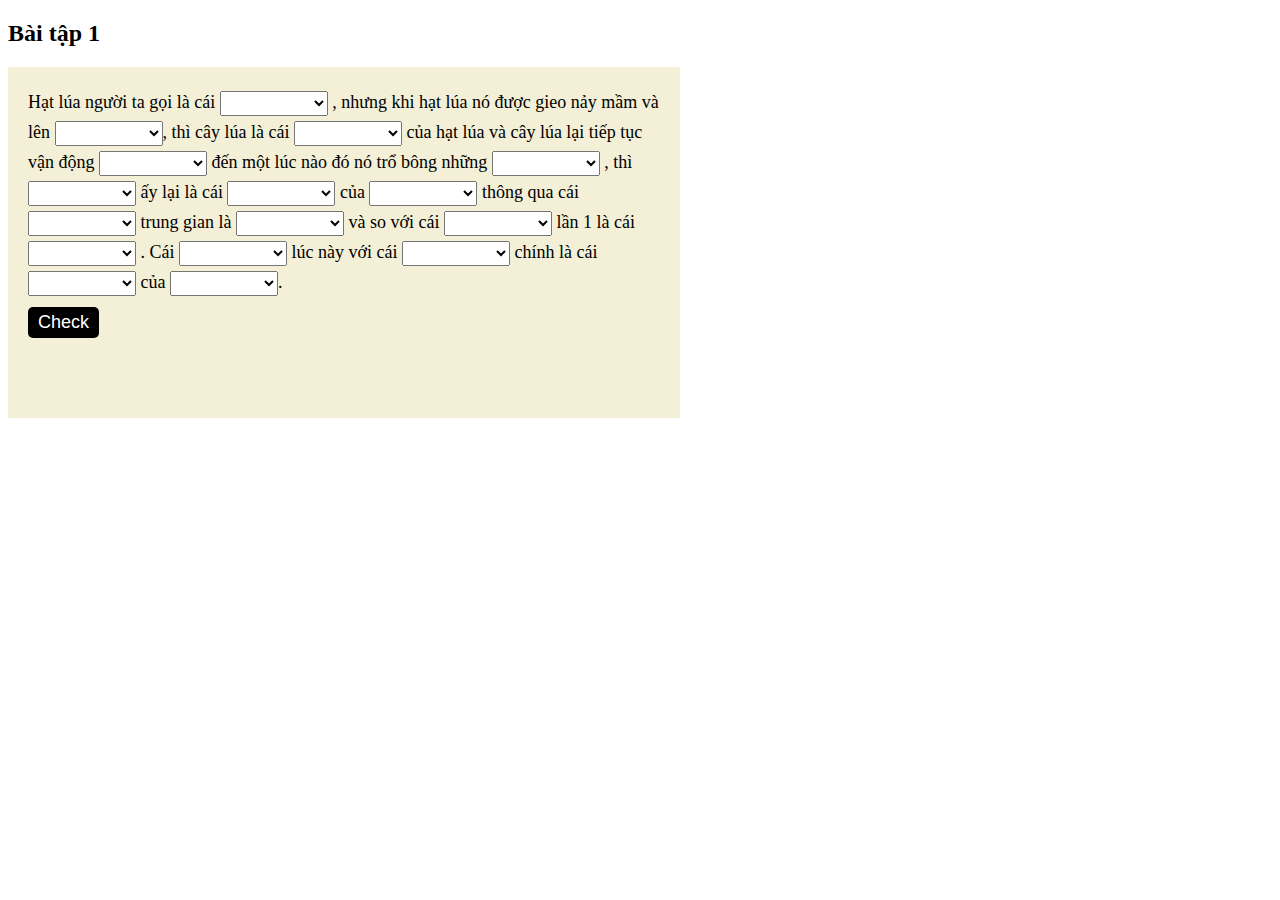
<file: public/html/practice_philosophy.html>
<!DOCTYPE html>
<html lang="en">
<head>
    <meta charset="UTF-8">
    <meta name="viewport" content="width=device-width, initial-scale=1.0">
    <title>Practice Philosophy UTC2</title>
    <link rel="stylesheet" href="https://cdnjs.cloudflare.com/ajax/libs/font-awesome/6.4.2/css/all.min.css"
        integrity="sha512-z3gLpd7yknf1YoNbCzqRKc4qyor8gaKU1qmn+CShxbuBusANI9QpRohGBreCFkKxLhei6S9CQXFEbbKuqLg0DA=="
        crossorigin="anonymous" referrerpolicy="no-referrer" />
</head>

<style>
    p {
        max-width: 50%;
        line-height: 30px;
        font-size: 18px;
        background-color: #F3F0D7;
        padding: 20px;
    }

    select {
        padding: 3px 10px;
    }

    #check-ex {
        padding: 5px 10px;
        background-color: #000;
        color: #fff;
        border-radius: 5px;
        border: none;
        outline: none;
        cursor: pointer;
        font-size: 18px;
        display: block;
        margin-top: 10px;
        
    }

    select.correct {
        background-color: #9dd8bb;;
        color: #255c41;;
    }


    select.wrong {
        background-color: #f7d0d0;
        color: #b71c1c;
        text-decoration: line-through;
    }
</style>

<body>
    <h2>Bài tập 1</h2>
    <p>
        Hạt lúa người ta gọi là cái 
        <select name="" id="">
            <option value=""></option>
            <option value="1">phủ định</option>
            <option value="2">khẳng định</option>
            <option value="3">cây lúa</option>
            <option value="4">hạt lúa</option>
            <option value="5">bông lúa</option>
            <option value="6">phát triển</option>
        </select>
        , nhưng khi hạt lúa nó được gieo nảy mầm và lên 
        <select name="" id="">
            <option value=""></option>
            <option value="1">phủ định</option>
            <option value="2">khẳng định</option>
            <option value="3">cây lúa</option>
            <option value="4">hạt lúa</option>
            <option value="5">bông lúa</option>
            <option value="6">phát triển</option>
        </select>, 
        thì cây lúa là cái 
        <select name="" id="">
            <option value=""></option>
            <option value="1">phủ định</option>
            <option value="2">khẳng định</option>
            <option value="3">cây lúa</option>
            <option value="4">hạt lúa</option>
            <option value="5">bông lúa</option>
            <option value="6">phát triển</option>
        </select> 
        của hạt lúa và cây lúa lại tiếp tục vận động 
        <select name="" id="">
            <option value=""></option>
            <option value="1">phủ định</option>
            <option value="2">khẳng định</option>
            <option value="3">cây lúa</option>
            <option value="4">hạt lúa</option>
            <option value="5">bông lúa</option>
            <option value="6">phát triển</option>
        </select> 
        đến một lúc nào đó nó trổ bông những 
        <select name="" id="">
            <option value=""></option>
            <option value="1">phủ định</option>
            <option value="2">khẳng định</option>
            <option value="3">cây lúa</option>
            <option value="4">hạt lúa</option>
            <option value="5">bông lúa</option>
            <option value="6">phát triển</option>
        </select> 
        , thì 
        <select name="" id="">
            <option value=""></option>
            <option value="1">phủ định</option>
            <option value="2">khẳng định</option>
            <option value="3">cây lúa</option>
            <option value="4">hạt lúa</option>
            <option value="5">bông lúa</option>
            <option value="6">phát triển</option>
        </select> 
        ấy lại là cái 
        <select name="" id="">
            <option value=""></option>
            <option value="1">phủ định</option>
            <option value="2">khẳng định</option>
            <option value="3">cây lúa</option>
            <option value="4">hạt lúa</option>
            <option value="5">bông lúa</option>
            <option value="6">phát triển</option>
        </select> 
        của 
        <select name="" id="">
            <option value=""></option>
            <option value="1">phủ định</option>
            <option value="2">khẳng định</option>
            <option value="3">cây lúa</option>
            <option value="4">hạt lúa</option>
            <option value="5">bông lúa</option>
            <option value="6">phát triển</option>
        </select>
        thông qua cái 
        <select name="" id="">
            <option value=""></option>
            <option value="1">phủ định</option>
            <option value="2">khẳng định</option>
            <option value="3">cây lúa</option>
            <option value="4">hạt lúa</option>
            <option value="5">bông lúa</option>
            <option value="6">phát triển</option>
        </select> 
        trung gian là 
        <select name="" id="">
            <option value=""></option>
            <option value="1">phủ định</option>
            <option value="2">khẳng định</option>
            <option value="3">cây lúa</option>
            <option value="4">hạt lúa</option>
            <option value="5">bông lúa</option>
            <option value="6">phát triển</option>
        </select> 
        và so với cái 
        <select name="" id="">
            <option value=""></option>
            <option value="1">phủ định</option>
            <option value="2">khẳng định</option>
            <option value="3">cây lúa</option>
            <option value="4">hạt lúa</option>
            <option value="5">bông lúa</option>
            <option value="6">phát triển</option>
        </select> 
        lần 1 là cái 
        <select name="" id="">
            <option value=""></option>
            <option value="1">phủ định</option>
            <option value="2">khẳng định</option>
            <option value="3">cây lúa</option>
            <option value="4">hạt lúa</option>
            <option value="5">bông lúa</option>
            <option value="6">phát triển</option>
        </select>
        . Cái 
        <select name="" id="">
            <option value=""></option>
            <option value="1">phủ định</option>
            <option value="2">khẳng định</option>
            <option value="3">cây lúa</option>
            <option value="4">hạt lúa</option>
            <option value="5">bông lúa</option>
            <option value="6">phát triển</option>
        </select> 
        lúc này với cái 
        <select name="" id="">
            <option value=""></option>
            <option value="1">phủ định</option>
            <option value="2">khẳng định</option>
            <option value="3">cây lúa</option>
            <option value="4">hạt lúa</option>
            <option value="5">bông lúa</option>
            <option value="6">phát triển</option>
        </select> 
        chính là cái 
        <select name="" id="">
            <option value=""></option>
            <option value="1">phủ định</option>
            <option value="2">khẳng định</option>
            <option value="3">cây lúa</option>
            <option value="4">hạt lúa</option>
            <option value="5">bông lúa</option>
            <option value="6">phát triển</option>
        </select> 
        của 
        <select name="" id="">
            <option value=""></option>
            <option value="1">phủ định</option>
            <option value="2">khẳng định</option>
            <option value="3">cây lúa</option>
            <option value="4">hạt lúa</option>
            <option value="5">bông lúa</option>
            <option value="6">phát triển</option>
        </select>.


        <button id="check-ex">
            <i class="fa-solid fa-circle-check"></i>
            Check
        </button>

        <br>
        <span style="display: inline-block;" id="result"></span>

    </p>

    <script>
        let checkBtn = document.getElementById("check-ex")
        let questions = document.querySelectorAll("select")

        checkBtn.addEventListener('click', () => {
            let count = 0
            for(let i = 0; i < questions.length; i++) {
                if(questions[i].value != '') {
                    if(i == 0) {
                        if(questions[i].value == "2") {
                            questions[i].classList.add("correct")
                            questions[i].classList.remove("wrong")
                            count++
                        } else {
                            questions[i].classList.add("wrong")
                            questions[i].classList.remove("correct")
                        }
                    }
                    if(i == 1) {
                        if(questions[i].value == "3") {
                            questions[i].classList.add("correct")
                            questions[i].classList.remove("wrong")
                            count++
                        } else {
                            questions[i].classList.add("wrong")
                            questions[i].classList.remove("correct")
                        }
                    }
                    if(i == 2) {
                        if(questions[i].value == "1") {
                            questions[i].classList.add("correct")
                            questions[i].classList.remove("wrong")
                            count++
                        } else {
                            questions[i].classList.add("wrong")
                            questions[i].classList.remove("correct")
                        }
                    }
                    if(i == 3) {
                        if(questions[i].value == "6") {
                            questions[i].classList.add("correct")
                            questions[i].classList.remove("wrong")
                            count++
                        } else {
                            questions[i].classList.add("wrong")
                            questions[i].classList.remove("correct")
                        }
                    }
                    if(i == 4) {
                        if(questions[i].value == "5") {
                            questions[i].classList.add("correct")
                            questions[i].classList.remove("wrong")
                            count++
                        } else {
                            questions[i].classList.add("wrong")
                            questions[i].classList.remove("correct")
                        }
                    }
                    if(i == 5) {
                        if(questions[i].value == "5") {
                            questions[i].classList.add("correct")
                            questions[i].classList.remove("wrong")
                            count++
                        } else {
                            questions[i].classList.add("wrong")
                            questions[i].classList.remove("correct")
                        }
                    }
                    if(i == 6) {
                        if(questions[i].value == "1") {
                            questions[i].classList.add("correct")
                            questions[i].classList.remove("wrong")
                            count++
                        } else {
                            questions[i].classList.add("wrong")
                            questions[i].classList.remove("correct")
                        }
                    }
                    if(i == 7) {
                        if(questions[i].value == "1") {
                            questions[i].classList.add("correct")
                            questions[i].classList.remove("wrong")
                            count++
                        } else {
                            questions[i].classList.add("wrong")
                            questions[i].classList.remove("correct")
                        }
                    }
                    if(i == 8) {
                        if(questions[i].value == "1") {
                            questions[i].classList.add("correct")
                            questions[i].classList.remove("wrong")
                            count++
                        } else {
                            questions[i].classList.add("wrong")
                            questions[i].classList.remove("correct")
                        }
                    }
                    if(i == 9) {
                        if(questions[i].value == "1") {
                            questions[i].classList.add("correct")
                            questions[i].classList.remove("wrong")
                            count++
                        } else {
                            questions[i].classList.add("wrong")
                            questions[i].classList.remove("correct")
                        }
                    }
                    if(i == 10) {
                        if(questions[i].value == "1") {
                            questions[i].classList.add("correct")
                            questions[i].classList.remove("wrong")
                            count++
                        } else {
                            questions[i].classList.add("wrong")
                            questions[i].classList.remove("correct")
                        }
                    }
                    if(i == 11) {
                        if(questions[i].value == "2") {
                            questions[i].classList.add("correct")
                            questions[i].classList.remove("wrong")
                            count++
                        } else {
                            questions[i].classList.add("wrong")
                            questions[i].classList.remove("correct")
                        }
                    }
                    if(i == 12) {
                        if(questions[i].value == "5") {
                            questions[i].classList.add("correct")
                            questions[i].classList.remove("wrong")
                            count++
                        } else {
                            questions[i].classList.add("wrong")
                            questions[i].classList.remove("correct")
                        }
                    }
                    if(i == 13) {
                        if(questions[i].value == "3") {
                            questions[i].classList.add("correct")
                            questions[i].classList.remove("wrong")
                            count++
                        } else {
                            questions[i].classList.add("wrong")
                            questions[i].classList.remove("correct")
                        }
                    }
                    if(i == 14) {
                        if(questions[i].value == "1") {
                            questions[i].classList.add("correct")
                            questions[i].classList.remove("wrong")
                            count++
                        } else {
                            questions[i].classList.add("wrong")
                            questions[i].classList.remove("correct")
                        }
                    }
                    if(i == 15) {
                        if(questions[i].value == "1") {
                            questions[i].classList.add("correct")
                            questions[i].classList.remove("wrong")
                            count++
                        } else {
                            questions[i].classList.add("wrong")
                            questions[i].classList.remove("correct")
                        }
                    }
                }
            }
            let result = document.getElementById("result")
            result.innerHTML = "Correct " + count + "/16"
        })

    </script>
</body>
</html>
</file>
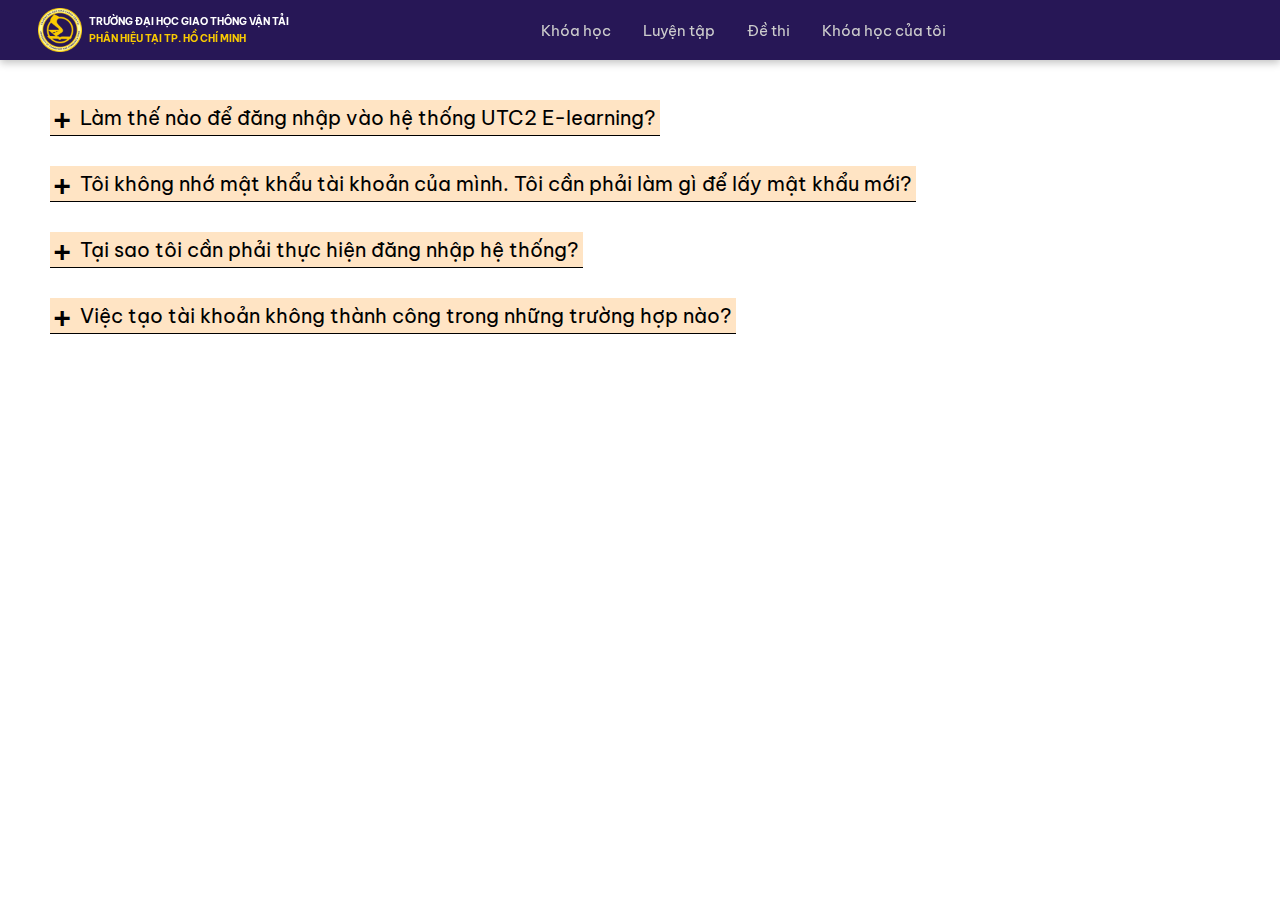
<file: public/html/q-a.html>
<!DOCTYPE html>
<html lang="en">

<head>
    <meta charset="UTF-8">
    <meta name="viewport" content="width=device-width, initial-scale=1.0">
    <title>Các câu hỏi thường gặp</title>
    <link rel="stylesheet" href="../css/style.css" />
    <link rel="stylesheet" href="https://cdnjs.cloudflare.com/ajax/libs/font-awesome/6.4.2/css/all.min.css"
        integrity="sha512-z3gLpd7yknf1YoNbCzqRKc4qyor8gaKU1qmn+CShxbuBusANI9QpRohGBreCFkKxLhei6S9CQXFEbbKuqLg0DA=="
        crossorigin="anonymous" referrerpolicy="no-referrer" />
</head>

<style>
    main {
        width: 80%;
        margin-top: 100px;
        padding: 0 50px;
    }

    .question {
        font-size: 20px;
        margin-top: 30px;
        cursor: pointer;
    }

    .question-title {
        position: relative;
        border-bottom: 1px solid #000;
        width: fit-content;
        background-color: bisque;
        padding: 5px;
        padding-left: 30px;
        user-select: none;
    }

    .question-title::before {
        content: "+";
        position: absolute;
        top: 50%;
        left: 0;
        transform: translateY(-50%);
        font-size: 2em;
    }

    .question-content {
        position: relative;
        height: 0;
        overflow: hidden;
        transition: 0.5s;
    }

    .question.active .question-content {
        height: auto;
        padding: 10px;
        background-color: pink;
        border-radius: 4px;
    }

    .question.active .question-title::before {
        content: "-";
    }
</style>

<body>
    <header>
        <a href="/" class="logo">
            <img width="44" height="44" src="../image/logo.png" alt="logo" />
            <div class="logo-text">
                <p>Trường đại học giao thông vận tải</p>
                <p>Phân hiệu tại tp. hồ chí minh</p>
            </div>
        </a>

        <nav class="navbar">
            <a href="/">Khóa học</a>
            <a href="./practice.html">Luyện tập</a>
            <a href="./exam.html">Đề thi</a>
            <a href="./my_course.html">Khóa học của tôi</a>

            <a href="#account" class="text-icon">Tài khoản</a>
            <a href="#notify" class="text-icon">Thông báo</a>
            <a href="./q-a.html" class="text-icon">Câu hỏi thường gặp</a>
        </nav>

        <div class="icons">
            <a href="./q-a.html"><i style="color: #facb01;" class="fa-regular fa-circle-question"
                    id="help-icon"></i></a>
            <a class="notify-wrapper" style="position: relative;" href="#">
                <i class="fa-solid fa-bell" id="notify-icon"></i>
                <div class="notify">
                    <p>Hiện tại bạn chưa có thông báo</p>
                </div>
            </a>
            <a href="./signup.html"><i class="fa-solid fa-circle-user" id="user-icon"></i></a>
            <a href="#"><i class="fa-solid fa-magnifying-glass" id="search-icon"></i></a>
            <a href="#"><i class="fa-solid fa-bars" id="menu-bars"></i></a>
        </div>
    </header>

    <form action="post" id="search-form">
        <input type="search" name="search-box" id="search-box" autofocus required />
        <label for="search-box" class="fa-solid fa-magnifying-glass"></label>
        <i class="fa-solid fa-times" id="close-search"></i>
    </form>

    <main>
        <div class="question">
            <div class="question-title">Làm thế nào để đăng nhập vào hệ thống UTC2 E-learning?</div>
            <div class="question-content">
                Lorem ipsum dolor sit amet consectetur, adipisicing elit. Ipsam quidem eveniet quod non sequi sit
                aspernatur asperiores nisi corporis deserunt iste libero veniam harum, obcaecati suscipit. Animi nam
                consectetur dolorem?
            </div>
        </div>

        <div class="question">
            <div class="question-title">Tôi không nhớ mật khẩu tài khoản của mình. Tôi cần phải làm gì để lấy mật khẩu
                mới?</div>
            <div class="question-content">
                Lorem ipsum dolor sit amet consectetur, adipisicing elit. Ipsam quidem eveniet quod non sequi sit
                aspernatur asperiores nisi corporis deserunt iste libero veniam harum, obcaecati suscipit. Animi nam
                consectetur dolorem?
            </div>
        </div>

        <div class="question">
            <div class="question-title">Tại sao tôi cần phải thực hiện đăng nhập hệ thống?</div>
            <div class="question-content">
                Lorem ipsum dolor sit amet consectetur, adipisicing elit. Ipsam quidem eveniet quod non sequi sit
                aspernatur asperiores nisi corporis deserunt iste libero veniam harum, obcaecati suscipit. Animi nam
                consectetur dolorem?
            </div>
        </div>

        <div class="question">
            <div class="question-title">Việc tạo tài khoản không thành công trong những trường hợp nào?</div>
            <div class="question-content">
                Lorem ipsum dolor sit amet consectetur, adipisicing elit. Ipsam quidem eveniet quod non sequi sit
                aspernatur asperiores nisi corporis deserunt iste libero veniam harum, obcaecati suscipit. Animi nam
                consectetur dolorem?
            </div>
        </div>
    </main>

    <script>
        let questions = document.querySelectorAll(".question")

        questions.forEach((question) => {
            question.addEventListener('click', () => {
                question.classList.toggle("active")
            })
        })
    </script>
</body>

</html>
</file>
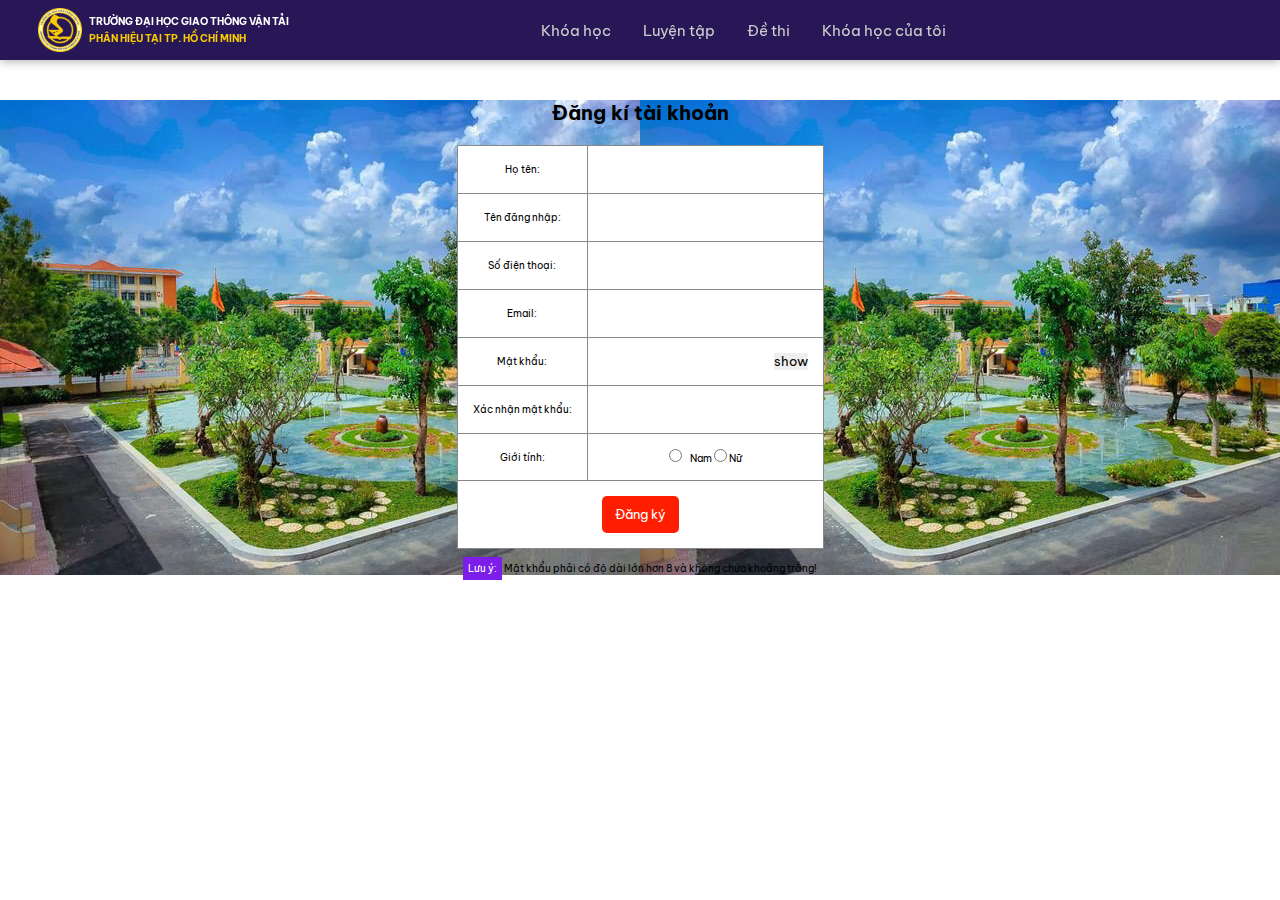
<file: public/html/signup.html>
<!DOCTYPE html>
<html lang="en">

<head>
    <meta charset="UTF-8">
    <meta name="viewport" content="width=device-width, initial-scale=1.0">
    <link rel="stylesheet" href="../css/login.css">
    <title>E-Learning UTC2</title>
    <link rel="icon" type="image/x-icon" href="../image/logo.png" />
    <link rel="stylesheet" href="../css/style.css" />

    <!-- Link fontawesome -->
    <link rel="stylesheet" href="https://cdnjs.cloudflare.com/ajax/libs/font-awesome/6.4.2/css/all.min.css"
        integrity="sha512-z3gLpd7yknf1YoNbCzqRKc4qyor8gaKU1qmn+CShxbuBusANI9QpRohGBreCFkKxLhei6S9CQXFEbbKuqLg0DA=="
        crossorigin="anonymous" referrerpolicy="no-referrer" />
</head>

<style>
    table,
    td,
    th {
        padding: 15px;
        background-color: #fff;
    }

    main {
        background: url('../image/lake.jpg');
        height: 100%;
    }
</style>

<body>
    <header>
        <a href="/" class="logo">
            <img width="44" height="44" src="../image/logo.png" alt="logo" />
            <div class="logo-text">
                <p>Trường đại học giao thông vận tải</p>
                <p>Phân hiệu tại tp. hồ chí minh</p>
            </div>
        </a>

        <nav class="navbar">
            <a href="/">Khóa học</a>
            <a href="./practice.html">Luyện tập</a>
            <a href="./exam.html">Đề thi</a>
            <a href="./my_course.html">Khóa học của tôi</a>

            <a href="#account" class="text-icon">Tài khoản</a>
            <a href="#notify" class="text-icon">Thông báo</a>
            <a href="./q-a.html" class="text-icon">Câu hỏi thường gặp</a>
        </nav>



        <div class="icons">
            <a href="./q-a.html"><i class="fa-regular fa-circle-question" id="help-icon"></i></a>
            <a class="notify-wrapper" style="position: relative;" href="#">
                <i class="fa-solid fa-bell" id="notify-icon"></i>
                <div class="notify">
                    <p>Hiện tại bạn chưa có thông báo</p>
                </div>
            </a>

            <a href="./account.html"><i style="color: #facb01;" class="fa-solid fa-circle-user" id="user-icon"></i></a>
            <a href="#"><i class="fa-solid fa-magnifying-glass" id="search-icon"></i></a>
            <a href="#"><i class="fa-solid fa-bars" id="menu-bars"></i></a>
        </div>
    </header>

    <main>
        <h1 style="">Đăng kí tài khoản</h1>
        <form action="get">
            <table>
                <tr>
                    <td>Họ tên: </td>
                    <td>
                        <input type="text" id="HoTen" required>
                    </td>
                </tr>
                <tr>
                    <td>Tên đăng nhập: </td>
                    <td>
                        <input type="text" id="TenDangNhap" required>
                    </td>
                </tr>
                <tr>
                    <td>Số điện thoại: </td>
                    <td>
                        <input type="number" id="SoDienThoai" required>
                    </td>
                </tr>
                <tr>
                    <td>Email: </td>
                    <td>
                        <input type="text" id="Email" required>
                    </td>
                </tr>
                <tr>
                    <td>Mật khẩu: </td>
                    <td>
                        <input type="password" id="PassWord" required>
                        <input type="button" value="show" id="showPassWord">
                    </td>
                </tr>
                <tr>
                    <td>Xác nhận mật khẩu: </td>
                    <td>
                        <input type="password" id="XacNhanMatKhau" required>
                    </td>
                </tr>
                <tr>
                    <td>Giới tính: </td>
                    <td>
                        <input style="margin-right: 6px;" type="radio" name="gioitinh" id="GioiTinh1" required> <label
                            for="GioiTinh">Nam</label>

                        <input type="radio" name="gioitinh" id="GioiTinh2" required> <label for="GioiTinh">Nữ</label>
                    </td>

                </tr>
                <tr>
                    <td colspan="2">
                        <!-- <button id="DangKi" onclick="CheckThongTin()">Đăng ký</button> -->
                        <input id="submit-btn" type="button" value="Đăng ký" onclick="CheckThongTin()">
                    </td>
                </tr>
            </table>
            <br>
            <p><span style="background-color: rgb(124, 29, 233); color: white; padding: 5px;">Lưu ý:</span> Mật khẩu
                phải
                có độ dài lớn
                hơn 8 và không chứa khoảng trắng!</p>
            </p>
        </form>
    </main>

    <script src="../js/login.js">

    </script>
</body>

</html>
</file>
<file: public/css/style.css>
/* font Be Vietnam Pro */
@import url('https://fonts.googleapis.com/css2?family=Be+Vietnam+Pro:ital,wght@0,200;0,300;0,600;0,700;1,200;1,300;1,400;1,500;1,600;1,700&family=Nunito:ital,wght@0,200;0,300;0,400;0,500;0,600;0,700;0,800;1,200;1,300;1,400&display=swap');

:root {
    --yellow: #facb01;
    --blue: #271756;
    --light-color: #666;
    --box-shadow: .5rem 1.5rem rgba(0, 0, 0, .1);
}

* {
    font-family: 'Be Vietnam Pro', sans-serif;
    margin: 0;
    padding: 0;
    box-sizing: border-box;
    text-decoration: none;
    outline: none;
    border: none;
    transition: all .3s linear;    
}

html {
    font-size: 62.5%;
    overflow-x: hidden;
    scroll-padding-top: 5.5rem;
    scroll-behavior: smooth;
}

/* section {
    padding: 2rem 9%;
} */

header {
    position: fixed;
    top: 0;
    left: 0;
    right: 0;
    background: var(--blue);
    padding: .7rem 3%;
    display: flex;
    align-items: center;
    justify-content: space-between;
    z-index: 1000;
    min-height: 6rem;
    box-shadow: rgba(0, 0, 0, 0.24) 0px 3px 8px;
}   

.logo {
    white-space: nowrap;
    display: flex;
    align-items: center;
}

.logo .logo-text {
    margin-left: 7px;
}
.logo .logo-text p:first-child {
    color: #fff;
    text-transform: uppercase;
    font-weight: 700;
    margin-bottom: 4px;
}
.logo .logo-text p:last-child {
    color: var(--yellow);
    text-transform: uppercase;
    font-weight: 700;
}

header .navbar a {
    font-size: 1.5rem;
    border-radius: .5rem;
    padding: .9rem 1.5rem;
    color: #cccccc;
}

header .navbar a.active,
header .navbar a:hover {
    background-color: #facb01;
    color: #fff;
    font-weight: 50 0;
}

header .icons i,
header .icons a {
    user-select: none;
    cursor: pointer;
    margin-left: .5rem;
    height: 4.5rem;
    line-height: 4.5rem;
    width: 4.5rem;
    text-align: center;
    font-size: 1.8rem;
    border-radius: 50%;
    color: #fff;
}

header .icons i:hover,
header .icons a:hover {
    color: var(--yellow);
    transform: rotate(360deg);
}

header .navbar .text-icon,
header .icons #menu-bars {
    display: none;
}

.notify {
    background-color: #fff;
    width: 400px;
    height: 300px;
    display: none;
    position: absolute;
    top: 3rem;
    right: 1rem;
    border-radius: 3px;
    color: #000;
    transition: .5s;
}

.notify:hover {
    display: block;
}

#notify-icon:hover + .notify {
    display: block;
}

.notify-wrapper.active i {
    color: #facb01;
}

.notify-wrapper.active .notify {
    display: block;
}

#search-form {
    position: fixed;
    top: -100%;
    left: 0;
    height: 100%;
    width: 100%;
    z-index: 1004;
    background-color: rgba(0, 0, 0, .8);
    display: flex;
    align-items: center;
    margin-bottom: 2rem;
    justify-content: center;
    padding: 0 1rem;
}

#search-form.active {
    top: 0;
}

#search-form #search-box {
    width: 50rem;
    border-bottom: .1rem solid #fff;
    padding: 1rem 0;
    color: #fff;    
    font-size: 3rem;
    text-transform: none;
    background: none;
}

#search-form label {
    color: #fff;
    cursor: pointer;
    font-size: 3rem;
}

#search-form label:hover {
    color: var(--yellow);
}

#search-form #close-search {
    position: absolute;
    color: #fff;
    cursor: pointer;
    top: 2rem;
    right: 3rem;
    font-size: 4rem;
}



.slider-container {
    width: 100vw;
    height: 50rem;
    position: relative;
    top: 6rem;
    max-width: 100vw;
    margin: auto;
    overflow: hidden;
    margin-bottom: 12rem;
}

.slider {
    width: max-content;
    height: 100%;
    display: flex;
    position: absolute;
    top: 0;
    left: 0;
    transition: 1s;
}

.slide img {
    width: 100vw;
    max-width: 100vw;
    height: 100%;
    object-fit: cover;
}

.slider-btn {
    position: absolute;
    width: 94%;
    top: 45%;
    left: 2%;
    display: flex;
    justify-content: space-between;
}

.slider-btn button {
    width: 5rem;
    height: 5rem;
    border-radius: 50%;
    font-weight: bold;
    border: none;
    background-color: #fff5;
    color: #fff;
    font-family: monospace;
    font-size: 2rem;
    cursor: pointer;
}

.slider-dots {
    position: absolute;
    bottom: 1rem;
    left: 0;
    color: #fff;
    width: 100%;
    margin: 0;
    padding: 0;
    display: flex;
    justify-content: center;
    transition: 1s;
}

.slider-dots li {
    list-style: none;
    width: 1rem;
    height: 1rem;
    border-radius: 2rem;
    background-color: #fff;
    margin: 1rem;
    cursor: pointer;
}

.slider-dots li.active {
    width: 3rem;
}

.courses-container {
    margin: 0 5%;
    position: relative;    
}

.courses-container h1 {
    font-size: 2.6rem;
    color: #271756;
    margin-bottom: 2rem;
}

.nav-courses {
    display: flex;
    list-style: none;
    white-space: nowrap;
}

.nav-courses li:first-child {
    margin-left: 0;
}

.nav-courses li {
    font-size: 1.8rem;
    margin-left: 4rem;
}

.nav-courses li a {
    color: #65656d;
    font-weight: 600;
    padding: .6rem .6rem .6rem 0;
}

.nav-courses li a:hover,
.nav-courses li a.active {
    color: #271756;
    font-weight: 700;
    border-bottom: 3px solid #271756;
}

.courses-wrapper {
    margin-top: 3rem;
    display: flex;
    flex-wrap: wrap;
}

.course:last-child {
    padding-right: 0;
}

.course {
    max-width: 25%;
    flex: 0 0 25%;
    padding-right: 3rem;
    display: block;
    color: #000;
}

.course img {
    cursor: pointer;
    border-top-left-radius: .3rem;
    border-top-right-radius: .3rem;
    width: 100%;
    object-fit: cover;
    height: 180px;
}

.course-content {
    padding: 1rem;
    border: 1px solid #65656d;
    border-top: none;
    margin-top: -3px;
    border-bottom-left-radius: .3rem;
    border-bottom-right-radius: .3rem;
}

.course-title {
    font-size: 1.8rem;
    margin-bottom: 1rem;
}

.course-title:hover {
    cursor: pointer;
    color: #271756;
}

.course-decs {
    font-size: 1.5rem;
    color: #3b3c54;

    line-height: 1.4;
    /* 2 line, 1em mean = font size, 1.4 line-height */
    max-height: calc(2 * 1em * 1.4);
    overflow: hidden;
}

.course-footer {
    cursor: pointer;
    display: flex;
    justify-content: space-between;
    align-items: center;

    margin-top: 2rem;
    padding-top: 1rem;

    border-top: 1px solid #b3b4c9;
}

.course-length {
    font-size: 1.2rem;
}

.course-length i {
    font-size: 1.6rem;
    display: inline-block;
    padding-right: 0.4rem;
}

.eroll-btn {
    padding: 8px 15px;
    border: 1px solid #271756;
    color: #271756;
    border-radius: .2rem;
    font-size: 1.6rem;
    font-weight: 600;
}

.eroll-btn:hover {
    cursor: pointer;
    color: #fff;
    border: none;
    background-color: #271756;
}


.document-container {
    margin: 8rem 5%;
}

.document-container h1 {
    font-size: 2.6rem;
    color: #271756;
    margin-bottom: 2rem;
}

.document {
    position: relative;
}

.document-title {
    position: relative;
    font-size: 1.6rem;
    padding: 1rem;
    background-color: #2694af;
    margin-top: 1rem;
    border-radius: .3rem;
    cursor: pointer;
    color: #fff;
    padding-left: 4rem;
    user-select: none;
}

.document-content .document-title {
    margin-top: .8rem;
    margin-left: 3rem;
}

.document-title::before {
    content: "+";
    position: absolute;
    top: 50%;
    left: 1rem;
    transform: translateY(-55%);
    font-size: 2em;
}

.document-sub-content {
    margin-left: 3rem;
    font-size: 1.6rem;
    background-color: #bedfe8;
    position: relative;
    height: 0;
    overflow: hidden;
    transition: 0.5s;
}

.document-content {
    position: relative;
    height: 0;
    overflow: hidden;
    transition: 0.5s;
}

.document-title.active::before {
    content: "-";
}

.document-title.active + .document-content {
    height: unset;
}

.document-title.active + .document-sub-content {
    height: unset;
    padding: 1rem;
}

.post-container {
    margin: 8rem 5%;
}

.post-container h1 {
    font-size: 2.6rem;
    color: #271756;
    margin-bottom: 2rem;    
}

.post {
    display: flex;
    flex-wrap: wrap;
    margin-bottom: 3rem;
    box-shadow: rgba(0, 0, 0, 0.35) 0px 5px 15px;
    border-radius: .8rem;
    height: 23rem;
}

.post img {
    flex: 0 0 30%;
    cursor: pointer;
    border-top-left-radius: .8rem;
    border-bottom-left-radius: .8rem;
    object-fit: cover;
    height: 23rem;
}

.post-wrapper {
    flex: 0 0 70%;
    padding: 2rem;
}

.post-wrapper h2 {
    font-size: 1.8rem;
    cursor: pointer;
}

.post-wrapper h2:hover {
    color: #271756;
    text-decoration: underline;
}

.post-star i {
    color: #facb01;
    font-size: 1.4rem;
    margin: 2rem 0;
}

.post-desc {
    font-size: 1.4rem;
    color: #898989;
}

.post-footer {
    font-size: 1.2rem;
    color: #898989;
    margin-top: 2rem;
    position: relative;
}

.post-view {
    font-weight: 600;
}

.post-view i {
    padding-right: .3rem;
}

.post-dot {
    display: inline-block;
    margin: .8rem;
    text-align: center;
    align-items: center;
    font-weight: 700;
    translate: 0 -.3rem;
}

footer {
    background-color: #271756;
    padding: 5rem 4%;
}

.footer-ad {
    color: #fff;
    font-size: 1.4rem;
    line-height: 1.9rem;
    margin: 1.5rem 0;
    margin-top: 2rem;
}

.footer-social a i {
    font-size: 3rem;
    background-color: #fff;
    margin-right: 1rem;
}

.footer-social {
    font-size: 3rem;
}

.footer-column {
    margin-top: 2rem;
    display: flex;
    justify-content: space-between;
    color: #fff;
}

.footer-column a {
    display: block;
    color: #cccccc;
    font-size: 1.5rem;
    margin-top: 1rem;
}



/* 
    height of coures
    

*/



/* course reponsive */
@media (max-width: 1200px) {
    .course {
        max-width: 50%;
        flex: 0 0 50%;
        padding-right: 3rem;

    }
    
    .course:last-child {
        padding-right: 3rem;
    }

    .course img {
        height: 60%;
    }

    
}

@media (max-width: 991px) {
    html {
        font-size: 55%;
    }

    header {
        padding: 1rem 2rem;
    }

    .course {
        max-width: 100%;
        flex: 0 0 100%;
        padding-right: 0;
        height: fit-content;
        margin-bottom: 2rem;
    }

    .course img {
        height: 60%;
    }

    .course:last-child {
        padding-right: 0;
    }

    .post {
        height: auto;
    }

    .post img {
        flex: 0 0 100%;
        border-top-right-radius: .8rem;
        border-bottom-left-radius: 0    ;
    }

    .post-wrapper {
        flex: 0 0 100%;
    }

}

@media (max-width: 861px) {
    header .icons #menu-bars {
        display: inline-block;
    }

    header .navbar {
        position: absolute;
        top: 100%;
        left: 0;
        right: 0;
        background-color: var(--blue);
        border-top: .1rem solid rgba(255, 255, 255, 0.2);
        border-bottom: .1rem solid rgba(255, 255, 255, 0.2);
        padding: 1rem;
        display: none;
    }

    header .navbar.active {
        display: block;
    }

    header .navbar a {
        display: block;
        padding: 1.5rem;
        margin: 1rem;
        font-size: 2rem;
    }
}

@media (max-width: 530px) {
    html {
        font-size: 50%;
    }   

    #help-icon, #user-icon, #notify-icon {
        display: none;
    }

    header .navbar .text-icon {
        display: block;
    }

    #search-form #search-box {
        width: 90%;
    }

    .nav-courses li{
        margin-left: 1rem;
        font-size: 1.6rem;
    }
}
</file>
<file: public/css/exam.css>
@import url('https://fonts.googleapis.com/css2?family=Be+Vietnam+Pro:ital,wght@0,200;0,300;0,600;0,700;1,200;1,300;1,400;1,500;1,600;1,700&family=Nunito:ital,wght@0,200;0,300;0,400;0,500;0,600;0,700;0,800;1,200;1,300;1,400&display=swap');

* {
    font-family: 'Be Vietnam Pro', sans-serif;
}

/* body {
    padding: 40px;
} */

main {
    position: relative;
    top: 6rem;
}

.container {
    margin-top: 50px;
}

.container h3 {
    margin-left: 10px;
    text-transform: uppercase;
    font-size: 15px;
}

.wrapper {
    display: flex;
}

.block {
    padding: 15px;
    box-shadow: rgba(50, 50, 93, 0.25) 0px 6px 12px -2px, rgba(0, 0, 0, 0.3) 0px 3px 7px -3px;
    margin: 5px 10px;
    border-radius: 3px;
}

.block:hover {
    box-shadow: rgba(6, 24, 44, 0.4) 0px 0px 0px 2px, rgba(6, 24, 44, 0.65) 0px 4px 6px -1px, rgba(255, 255, 255, 0.08) 0px 1px 0px inset;
    cursor: pointer;
}

.block img {
    width: 150px;
    height: 100px;
}

.block p {
    font-size: 14px;
    color: #006ec7;
}

.block p:hover {
    text-decoration: underline;
    cursor: pointer;
}

footer {
    margin-top: 100px;
}
</file>
<file: public/css/login.css>
table,
td {
    border: solid 1px #888;
    border-collapse: collapse;
    text-align: center;
}

td {
    padding: 10px;
}

h1 {
    margin-bottom: 20px;
}

main {
    display: block;
    margin: auto;
    text-align: center;
    display: flex;
    flex-direction: column;
    align-items: center;
    margin-top: 100px;
}

#submit-btn {
    padding: 10px 13px;
    background-color: rgb(255, 30, 0);
    color: #fff;
    border: none;
    outline: none;
    cursor: pointer;
    border-radius: 5px;
}
</file>
<file: public/css/my_course.css>
main {
    margin: 10px;
    position: relative;
    top: 10rem;
}

.nav-courses li a {
    font-size: 14px;
}

.nav-courses li {
    margin-left: 2rem;
}

.container-filter {
    margin-top: 30px;
    display: flex;
    font-size: 14px;
}

.filter-by {
    margin-left: 20px;
}

select {
    border: 1px solid #000;
    padding: 5px;
    margin-right: 5px;
    margin-top: 10px;
}

footer {
    margin-top: 200px;
}
</file>
<file: public/css/practice.css>
.subject-container {
    margin: 0 4rem;
    position: relative;
    top: 10rem;
    display: flex;
    font-size: 1.5rem;
    line-height: 2.6rem;
    gap: 2rem;
    flex-wrap: wrap;
}

.subject {
    flex: 0 0 23%;
    background-color: #cccccc;
    padding: 3rem 1rem;
    border-radius: 2rem;
    position: relative;
}

.subject h2 {
    margin-bottom: 5rem;
    color: #000;
    height: 4.8rem;
}

.subject img {
    border-radius: 1rem;
    width: 100%;
    height: 20rem;
}

footer {
    margin-top: 300px;
}

@media (max-width: 991px) {
    html {
        font-size: 55%;
    }

    header {
        padding: 1rem 2rem;
    }

    .subject {
        flex: 0 0 48%;
    }
}   

@media (max-width: 530px) {
    html {
        font-size: 50%;
    }   

    .subject {
        flex: 0 0 98%;
    }
}
</file>
<file: public/css/practice_english.css>
.container {
    background-color: #F3F0D7;
    padding: 20px;
}

.select1 {
    width: 145px;
    height: 27px;
    padding: 3px;
}

#check-ex2,
#check-ex1 {
    padding: 10px 15px;
    background-color: #000;
    color: #fff;
    border-radius: 5px;
    border: none;
    outline: none;
    cursor: pointer;
    font-size: 18px;
}

#check-ex2:hover,
#check-ex1:hover {
    background-color: #e74c3c;
}

.question2 select.correct,
.question select.correct {
    background-color: #9dd8bb;;
    color: #255c41;;
    outline: none;
    border: none;
}

.question2 select.wrong,
.question select.wrong {
    background-color: #f7d0d0;
    color: #b71c1c;
    text-decoration: line-through;
    outline: none;
    border: none;
}

#result2,
#result1 {
    display: inline;
    margin-left: 30px;
    font-size: 22px;
    font-weight: 700;
}

.select2 {
    text-overflow: ellipsis;
    padding: 5px;
    max-width: calc(100vw - 36px);
}

.question2 {
    margin-bottom: 30px;
}


main {
    position: relative;
    top: 8rem;
    padding: 2rem;
    font-size: 1.6rem;
}

.question {
    margin: 2rem;
}

strong {
    margin: 1rem 0;
    display: block;
}
</file>
